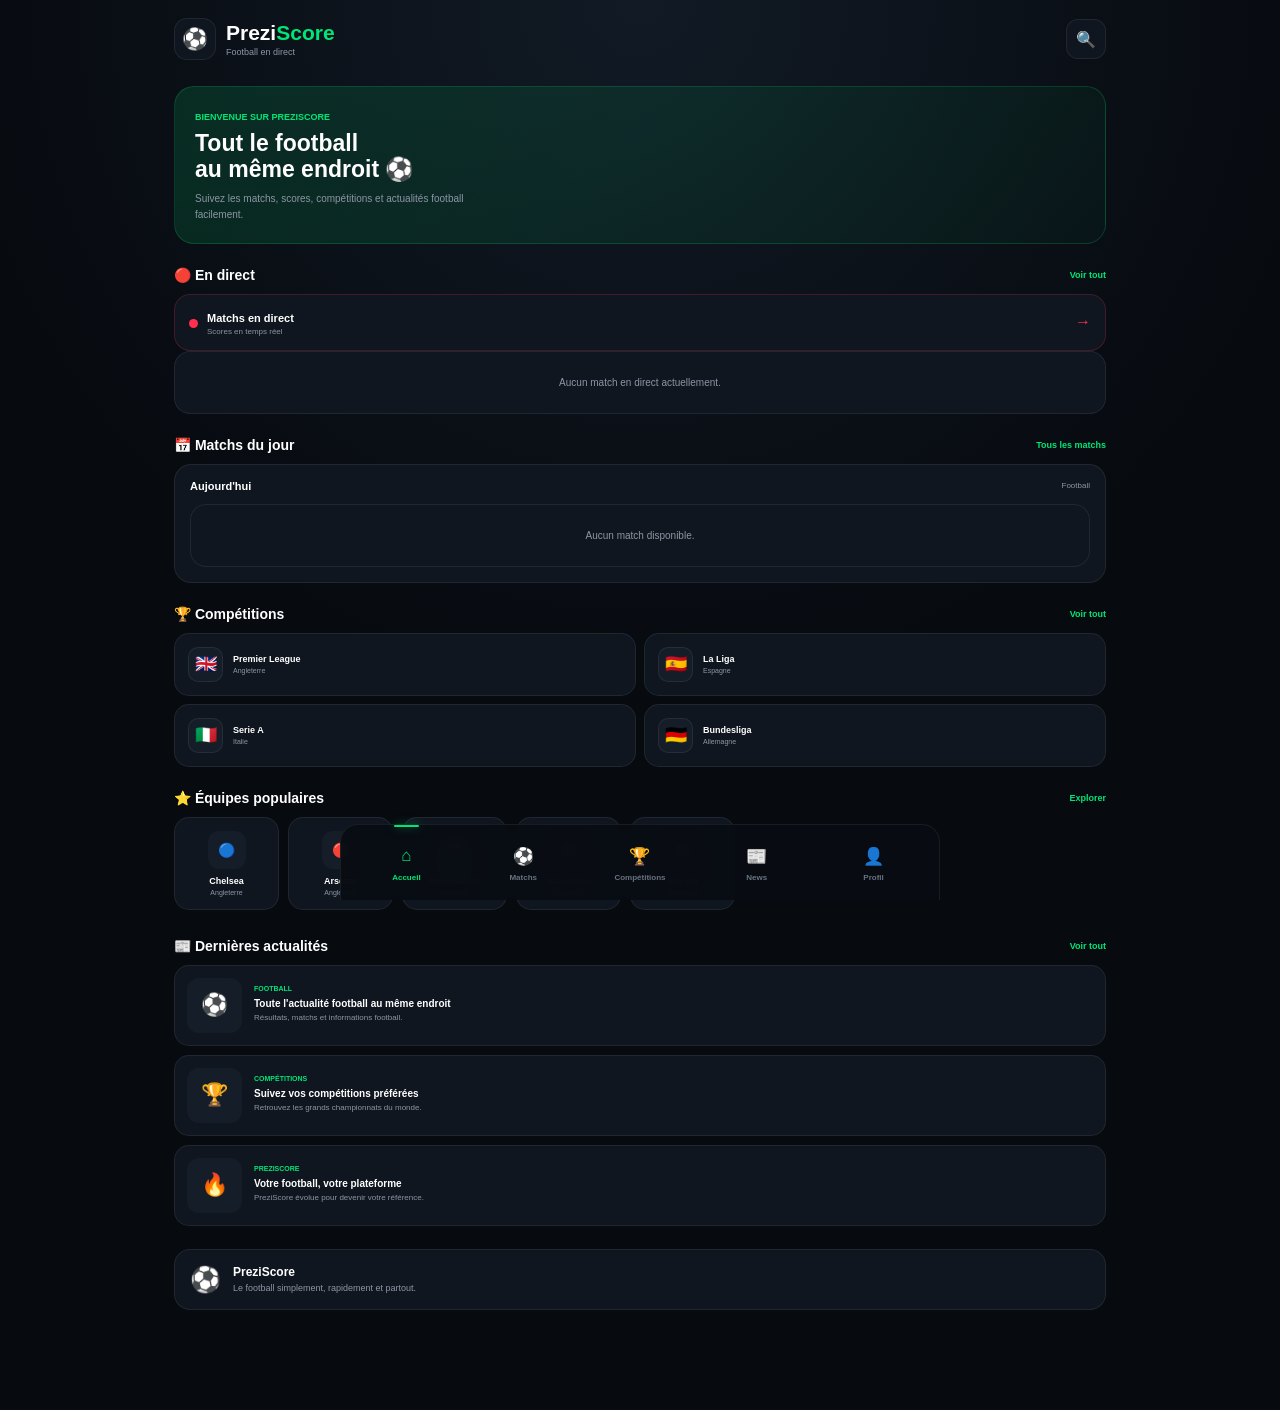
<file: index.html>
<!DOCTYPE html>
<html lang="fr">

<head>
<meta charset="UTF-8">
<meta name="viewport" content="width=device-width, initial-scale=1.0">
<meta name="theme-color" content="#080b10">

<title>PreziScore — Accueil</title>

<link rel="stylesheet" href="style.css">

<style>
.home-page{
    padding-bottom:100px;
}

.home-header{
    display:flex;
    align-items:center;
    justify-content:space-between;
    padding:18px 0;
}

.home-brand{
    display:flex;
    align-items:center;
    gap:10px;
}

.home-ball{
    width:42px;
    height:42px;
    display:grid;
    place-items:center;
    background:var(--card);
    border:1px solid var(--border);
    border-radius:13px;
    font-size:21px;
}

.home-brand h1{
    font-size:21px;
    font-weight:900;
}

.home-brand h1 span{
    color:var(--primary);
}

.home-brand p{
    margin-top:2px;
    color:var(--muted);
    font-size:9px;
}

.home-search{
    width:40px;
    height:40px;
    display:grid;
    place-items:center;
    border:1px solid var(--border);
    border-radius:12px;
    background:var(--card);
    color:white;
    font-size:16px;
}

.welcome-box{
    position:relative;
    overflow:hidden;
    margin-top:8px;
    padding:20px;
    background:linear-gradient(
        135deg,
        rgba(0,230,118,.14),
        rgba(0,230,118,.03)
    );
    border:1px solid rgba(0,230,118,.18);
    border-radius:20px;
}

.welcome-box small{
    color:var(--primary);
    font-size:9px;
    font-weight:900;
    text-transform:uppercase;
}

.welcome-box h2{
    margin-top:7px;
    font-size:23px;
    line-height:1.15;
}

.welcome-box p{
    max-width:280px;
    margin-top:8px;
    color:var(--muted);
    font-size:10px;
    line-height:1.6;
}

.home-section{
    margin-top:23px;
}

.section-title{
    display:flex;
    align-items:center;
    justify-content:space-between;
    margin-bottom:11px;
}

.section-title h2{
    font-size:14px;
}

.section-title a{
    color:var(--primary);
    font-size:9px;
    font-weight:800;
    text-decoration:none;
}

.live-banner{
    display:flex;
    align-items:center;
    justify-content:space-between;
    padding:14px;
    background:var(--card);
    border:1px solid rgba(255,48,79,.20);
    border-radius:16px;
}

.live-left{
    display:flex;
    align-items:center;
    gap:9px;
}

.live-dot{
    width:9px;
    height:9px;
    border-radius:50%;
    background:#ff304f;
    animation:pulse 1.2s infinite;
}

@keyframes pulse{
    0%{opacity:1}
    50%{opacity:.35}
    100%{opacity:1}
}

.live-left strong{
    font-size:11px;
}

.live-left span{
    display:block;
    margin-top:2px;
    color:var(--muted);
    font-size:8px;
}

.live-arrow{
    color:#ff304f;
    font-size:16px;
}

.feature-match{
    margin-top:9px;
    padding:16px;
    background:var(--card);
    border:1px solid var(--border);
    border-radius:18px;
}

.feature-league{
    text-align:center;
    color:var(--muted);
    font-size:8px;
    font-weight:800;
}

.feature-teams{
    display:grid;
    grid-template-columns:1fr 70px 1fr;
    align-items:center;
    gap:8px;
    margin-top:15px;
    text-align:center;
}

.feature-team{
    display:flex;
    flex-direction:column;
    align-items:center;
    gap:7px;
}

.feature-logo{
    width:44px;
    height:44px;
    display:grid;
    place-items:center;
    background:var(--card-2);
    border:1px solid var(--border);
    border-radius:13px;
}

.feature-team strong{
    width:100%;
    overflow:hidden;
    text-overflow:ellipsis;
    white-space:nowrap;
    font-size:9px;
}

.feature-score strong{
    display:block;
    font-size:19px;
}

.feature-score span{
    display:block;
    margin-top:4px;
    color:var(--primary);
    font-size:8px;
    font-weight:800;
}

.empty-box{
    padding:25px 15px;
    text-align:center;
    background:var(--card);
    border:1px solid var(--border);
    border-radius:16px;
    color:var(--muted);
    font-size:10px;
}

.today-card{
    padding:15px;
    background:var(--card);
    border:1px solid var(--border);
    border-radius:17px;
}

.today-top{
    display:flex;
    align-items:center;
    justify-content:space-between;
    margin-bottom:12px;
}

.today-top strong{
    font-size:11px;
}

.today-top span{
    color:var(--muted);
    font-size:8px;
}

.today-game{
    display:grid;
    grid-template-columns:1fr 55px 1fr;
    align-items:center;
    gap:7px;
    padding:11px 0;
    border-top:1px solid var(--border);
}

.today-team{
    display:flex;
    align-items:center;
    gap:7px;
    min-width:0;
}

.today-team.away{
    justify-content:flex-end;
}

.today-team span{
    overflow:hidden;
    text-overflow:ellipsis;
    white-space:nowrap;
    font-size:9px;
    font-weight:700;
}

.mini-logo{
    width:25px;
    height:25px;
    display:grid;
    place-items:center;
    flex-shrink:0;
    background:var(--card-2);
    border-radius:8px;
}

.today-time{
    text-align:center;
    color:var(--muted);
    font-size:8px;
    font-weight:800;
}

.competition-grid{
    display:grid;
    grid-template-columns:repeat(2,1fr);
    gap:8px;
}

.competition-card{
    display:flex;
    align-items:center;
    gap:10px;
    padding:13px;
    background:var(--card);
    border:1px solid var(--border);
    border-radius:15px;
    color:white;
    text-decoration:none;
}

.competition-icon{
    width:35px;
    height:35px;
    display:grid;
    place-items:center;
    flex-shrink:0;
    background:var(--card-2);
    border-radius:10px;
    font-size:18px;
}

.competition-card strong{
    display:block;
    font-size:9px;
}

.competition-card span{
    display:block;
    margin-top:3px;
    color:var(--muted);
    font-size:7px;
}

.teams-scroll{
    display:flex;
    gap:9px;
    overflow-x:auto;
    padding-bottom:5px;
    scrollbar-width:none;
}

.teams-scroll::-webkit-scrollbar{
    display:none;
}

.popular-team{
    min-width:105px;
    padding:13px;
    background:var(--card);
    border:1px solid var(--border);
    border-radius:15px;
    color:white;
    text-decoration:none;
    text-align:center;
}

.popular-logo{
    width:38px;
    height:38px;
    margin:auto;
    display:grid;
    place-items:center;
    background:var(--card-2);
    border-radius:11px;
}

.popular-team strong{
    display:block;
    margin-top:7px;
    font-size:9px;
}

.popular-team span{
    display:block;
    margin-top:3px;
    color:var(--muted);
    font-size:7px;
}

.news-list{
    display:grid;
    gap:9px;
}

.news-card{
    display:flex;
    gap:12px;
    padding:12px;
    background:var(--card);
    border:1px solid var(--border);
    border-radius:15px;
    color:white;
    text-decoration:none;
}

.news-image{
    width:55px;
    height:55px;
    display:grid;
    place-items:center;
    flex-shrink:0;
    background:var(--card-2);
    border-radius:12px;
    font-size:22px;
}

.news-content span{
    color:var(--primary);
    font-size:7px;
    font-weight:900;
}

.news-content h3{
    margin-top:4px;
    font-size:10px;
}

.news-content p{
    margin-top:4px;
    color:var(--muted);
    font-size:8px;
}

.prezi-message{
    display:flex;
    align-items:center;
    gap:12px;
    margin-top:23px;
    padding:15px;
    background:var(--card);
    border:1px solid var(--border);
    border-radius:16px;
}

.prezi-message-icon{
    font-size:25px;
}

.prezi-message h3{
    font-size:12px;
}

.prezi-message p{
    margin-top:4px;
    color:var(--muted);
    font-size:9px;
}
</style>
</head>

<body>

<main class="main-content home-page">

<header class="home-header">

<div class="home-brand">

<div class="home-ball">⚽</div>

<div>
<h1>Prezi<span>Score</span></h1>
<p>Football en direct</p>
</div>

</div>

<button
class="home-search"
onclick="location.href='match.html'"
>
🔍
</button>

</header>


<section class="welcome-box">

<small>Bienvenue sur PreziScore</small>

<h2>
Tout le football<br>
au même endroit ⚽
</h2>

<p>
Suivez les matchs, scores,
compétitions et actualités
football facilement.
</p>

</section>


<!-- ================= LIVE ================= -->

<section class="home-section">

<div class="section-title">

<h2>🔴 En direct</h2>

<a href="match.html">
Voir tout
</a>

</div>


<div class="live-banner">

<div class="live-left">

<span class="live-dot"></span>

<div>

<strong>Matchs en direct</strong>

<span>Scores en temps réel</span>

</div>

</div>

<div class="live-arrow">→</div>

</div>


<div id="liveMatch"></div>

</section>


<!-- ================= MATCHS DU JOUR ================= -->

<section class="home-section">

<div class="section-title">

<h2>📅 Matchs du jour</h2>

<a href="match.html">
Tous les matchs
</a>

</div>


<div class="today-card">

<div class="today-top">

<strong>Aujourd'hui</strong>

<span>Football</span>

</div>


<div id="todayMatches">

<div class="empty-box">
Chargement des matchs...
</div>

</div>

</div>

</section>


<!-- ================= COMPETITIONS ================= -->

<section class="home-section">

<div class="section-title">

<h2>🏆 Compétitions</h2>

<a href="competitions.html">
Voir tout
</a>

</div>


<div class="competition-grid">

<a href="competitions.html" class="competition-card">

<div class="competition-icon">🇬🇧</div>

<div>
<strong>Premier League</strong>
<span>Angleterre</span>
</div>

</a>


<a href="competitions.html" class="competition-card">

<div class="competition-icon">🇪🇸</div>

<div>
<strong>La Liga</strong>
<span>Espagne</span>
</div>

</a>


<a href="competitions.html" class="competition-card">

<div class="competition-icon">🇮🇹</div>

<div>
<strong>Serie A</strong>
<span>Italie</span>
</div>

</a>


<a href="competitions.html" class="competition-card">

<div class="competition-icon">🇩🇪</div>

<div>
<strong>Bundesliga</strong>
<span>Allemagne</span>
</div>

</a>

</div>

</section>


<!-- ================= EQUIPES ================= -->

<section class="home-section">

<div class="section-title">

<h2>⭐ Équipes populaires</h2>

<a href="match.html">
Explorer
</a>

</div>


<div class="teams-scroll">

<a href="match.html" class="popular-team">

<div class="popular-logo">🔵</div>

<strong>Chelsea</strong>

<span>Angleterre</span>

</a>


<a href="match.html" class="popular-team">

<div class="popular-logo">🔴</div>

<strong>Arsenal</strong>

<span>Angleterre</span>

</a>


<a href="match.html" class="popular-team">

<div class="popular-logo">⚪</div>

<strong>Real Madrid</strong>

<span>Espagne</span>

</a>


<a href="match.html" class="popular-team">

<div class="popular-logo">🔴</div>

<strong>Barcelona</strong>

<span>Espagne</span>

</a>


<a href="match.html" class="popular-team">

<div class="popular-logo">🔴</div>

<strong>Bayern</strong>

<span>Allemagne</span>

</a>

</div>

</section>


<!-- ================= NEWS ================= -->

<section class="home-section">

<div class="section-title">

<h2>📰 Dernières actualités</h2>

<a href="news.html">
Voir tout
</a>

</div>


<div class="news-list">

<a href="news.html" class="news-card">

<div class="news-image">⚽</div>

<div class="news-content">

<span>FOOTBALL</span>

<h3>
Toute l'actualité football
au même endroit
</h3>

<p>
Résultats, matchs et informations football.
</p>

</div>

</a>


<a href="news.html" class="news-card">

<div class="news-image">🏆</div>

<div class="news-content">

<span>COMPÉTITIONS</span>

<h3>
Suivez vos compétitions préférées
</h3>

<p>
Retrouvez les grands championnats du monde.
</p>

</div>

</a>


<a href="news.html" class="news-card">

<div class="news-image">🔥</div>

<div class="news-content">

<span>PREZISCORE</span>

<h3>
Votre football, votre plateforme
</h3>

<p>
PreziScore évolue pour devenir votre référence.
</p>

</div>

</a>

</div>

</section>


<section class="prezi-message">

<div class="prezi-message-icon">⚽</div>

<div>

<h3>PreziScore</h3>

<p>
Le football simplement,
rapidement et partout.
</p>

</div>

</section>

</main>


<!-- ================= NAVIGATION ================= -->

<nav class="bottom-nav">

<a href="index.html" class="nav-item active">

<span>⌂</span>
<small>Accueil</small>

</a>


<a href="match.html" class="nav-item">

<span>⚽</span>
<small>Matchs</small>

</a>


<a href="competitions.html" class="nav-item">

<span>🏆</span>
<small>Compétitions</small>

</a>


<a href="news.html" class="nav-item">

<span>📰</span>
<small>News</small>

</a>


<a href="profile.html" class="nav-item">

<span>👤</span>
<small>Profil</small>

</a>

</nav>


<script src="api.js"></script>


<script>

"use strict";


const todayBox =
document.getElementById("todayMatches");

const liveBox =
document.getElementById("liveMatch");


/* ================================
   HELPERS
================================ */

function safe(value){

return String(value ?? "")
.replace(/[&<>"']/g,char=>({

"&":"&amp;",
"<":"&lt;",
">":"&gt;",
'"':"&quot;",
"'":"&#039;"

}[char]));

}


function teamName(team){

return (
team?.name ||
team?.team?.name ||
"Équipe"
);

}


function score(team){

return (
team?.score ??
team?.goals ??
"-"
);

}


function logo(team){

return (
team?.logo ||
team?.team?.logo ||
""
);

}


function matchStatus(match){

return (
match?.status ||
match?.fixture?.status ||
"upcoming"
);

}


function matchTime(match){

return (
match?.time ||
match?.fixture?.date ||
null
);

}


function formatTime(value){

if(!value)
return "--:--";

const d = new Date(value);

if(Number.isNaN(d.getTime()))
return "--:--";

return d.toLocaleTimeString(
"fr-FR",
{
hour:"2-digit",
minute:"2-digit"
}
);

}


/* ================================
   MATCH CARD
================================ */

function createTodayMatch(match){

const home =
match?.home || match?.teams?.home || {};

const away =
match?.away || match?.teams?.away || {};


const homeName =
teamName(home);

const awayName =
teamName(away);


if(
homeName === "Équipe" &&
awayName === "Équipe"
){
return "";
}


const status =
matchStatus(match);


let center =
formatTime(matchTime(match));


if(status === "live"){
center = "🔴 LIVE";
}


if(status === "finished"){
center = `${score(home)} - ${score(away)}`;
}


return `

<div class="today-game">

<div class="today-team">

<div class="mini-logo">

${
logo(home)
?
`<img src="${safe(logo(home))}"
style="width:20px;height:20px;object-fit:contain">`
:
"⚽"
}

</div>

<span>${safe(homeName)}</span>

</div>


<div class="today-time">

${center}

</div>


<div class="today-team away">

<span>${safe(awayName)}</span>

<div class="mini-logo">

${
logo(away)
?
`<img src="${safe(logo(away))}"
style="width:20px;height:20px;object-fit:contain">`
:
"⚽"
}

</div>

</div>

</div>

`;

}


/* ================================
   LOAD MATCHES
================================ */

async function loadHomeMatches(){

try{

if(
!window.PreziAPI ||
typeof PreziAPI.getMatches !== "function"
){

todayBox.innerHTML = `
<div class="empty-box">
Aucun match disponible.
</div>
`;

liveBox.innerHTML = `
<div class="empty-box">
Aucun match en direct actuellement.
</div>
`;

return;

}


const matches =
await PreziAPI.getMatches();


if(!Array.isArray(matches) ||
matches.length === 0){

todayBox.innerHTML = `
<div class="empty-box">
Aucun match disponible aujourd'hui.
</div>
`;

liveBox.innerHTML = `
<div class="empty-box">
Aucun match en direct actuellement.
</div>
`;

return;

}


/* ================================
   VALID MATCHES ONLY
================================ */

const valid =
matches.filter(match=>{

const home =
match?.home ||
match?.teams?.home;

const away =
match?.away ||
match?.teams?.away;

return (
home &&
away &&
(
teamName(home) !== "Équipe" ||
teamName(away) !== "Équipe"
)
);

});


/* ================================
   TODAY
================================ */

const today =
valid.slice(0,10);


const todayHTML =
today
.map(createTodayMatch)
.filter(Boolean)
.join("");


todayBox.innerHTML =
todayHTML ||
`
<div class="empty-box">
Aucun match disponible aujourd'hui.
</div>
`;


/* ================================
   LIVE
================================ */

const live =
valid.filter(match=>{

const status =
matchStatus(match);

return (
status === "live" ||
status === "1H" ||
status === "2H" ||
status === "HT"
);

});


if(live.length === 0){

liveBox.innerHTML = `
<div class="empty-box">
Aucun match en direct actuellement.
</div>
`;

return;

}


const first =
live[0];


const home =
first.home ||
first.teams?.home ||
{};

const away =
first.away ||
first.teams?.away ||
{};


liveBox.innerHTML = `

<div class="feature-match">

<div class="feature-league">

${safe(
first.competition ||
first.league?.name ||
"Football"
)}

</div>


<div class="feature-teams">

<div class="feature-team">

<div class="feature-logo">

${
logo(home)
?
`<img src="${safe(logo(home))}"
style="width:35px;height:35px;object-fit:contain">`
:
"⚽"
}

</div>

<strong>
${safe(teamName(home))}
</strong>

</div>


<div class="feature-score">

<strong>
${score(home)} : ${score(away)}
</strong>

<span>
🔴 LIVE
</span>

</div>


<div class="feature-team">

<div class="feature-logo">

${
logo(away)
?
`<img src="${safe(logo(away))}"
style="width:35px;height:35px;object-fit:contain">`
:
"⚽"
}

</div>

<strong>
${safe(teamName(away))}
</strong>

</div>

</div>

</div>

`;

}

catch(error){

console.error(
"PreziScore Home Error:",
error
);

todayBox.innerHTML = `
<div class="empty-box">
Impossible de charger les matchs.
</div>
`;

liveBox.innerHTML = `
<div class="empty-box">
Impossible de charger les matchs en direct.
</div>
`;

}

}


/* ================================
   START
================================ */

document.addEventListener(
"DOMContentLoaded",
loadHomeMatches
);

</script>

</body>
      </html>
</file>
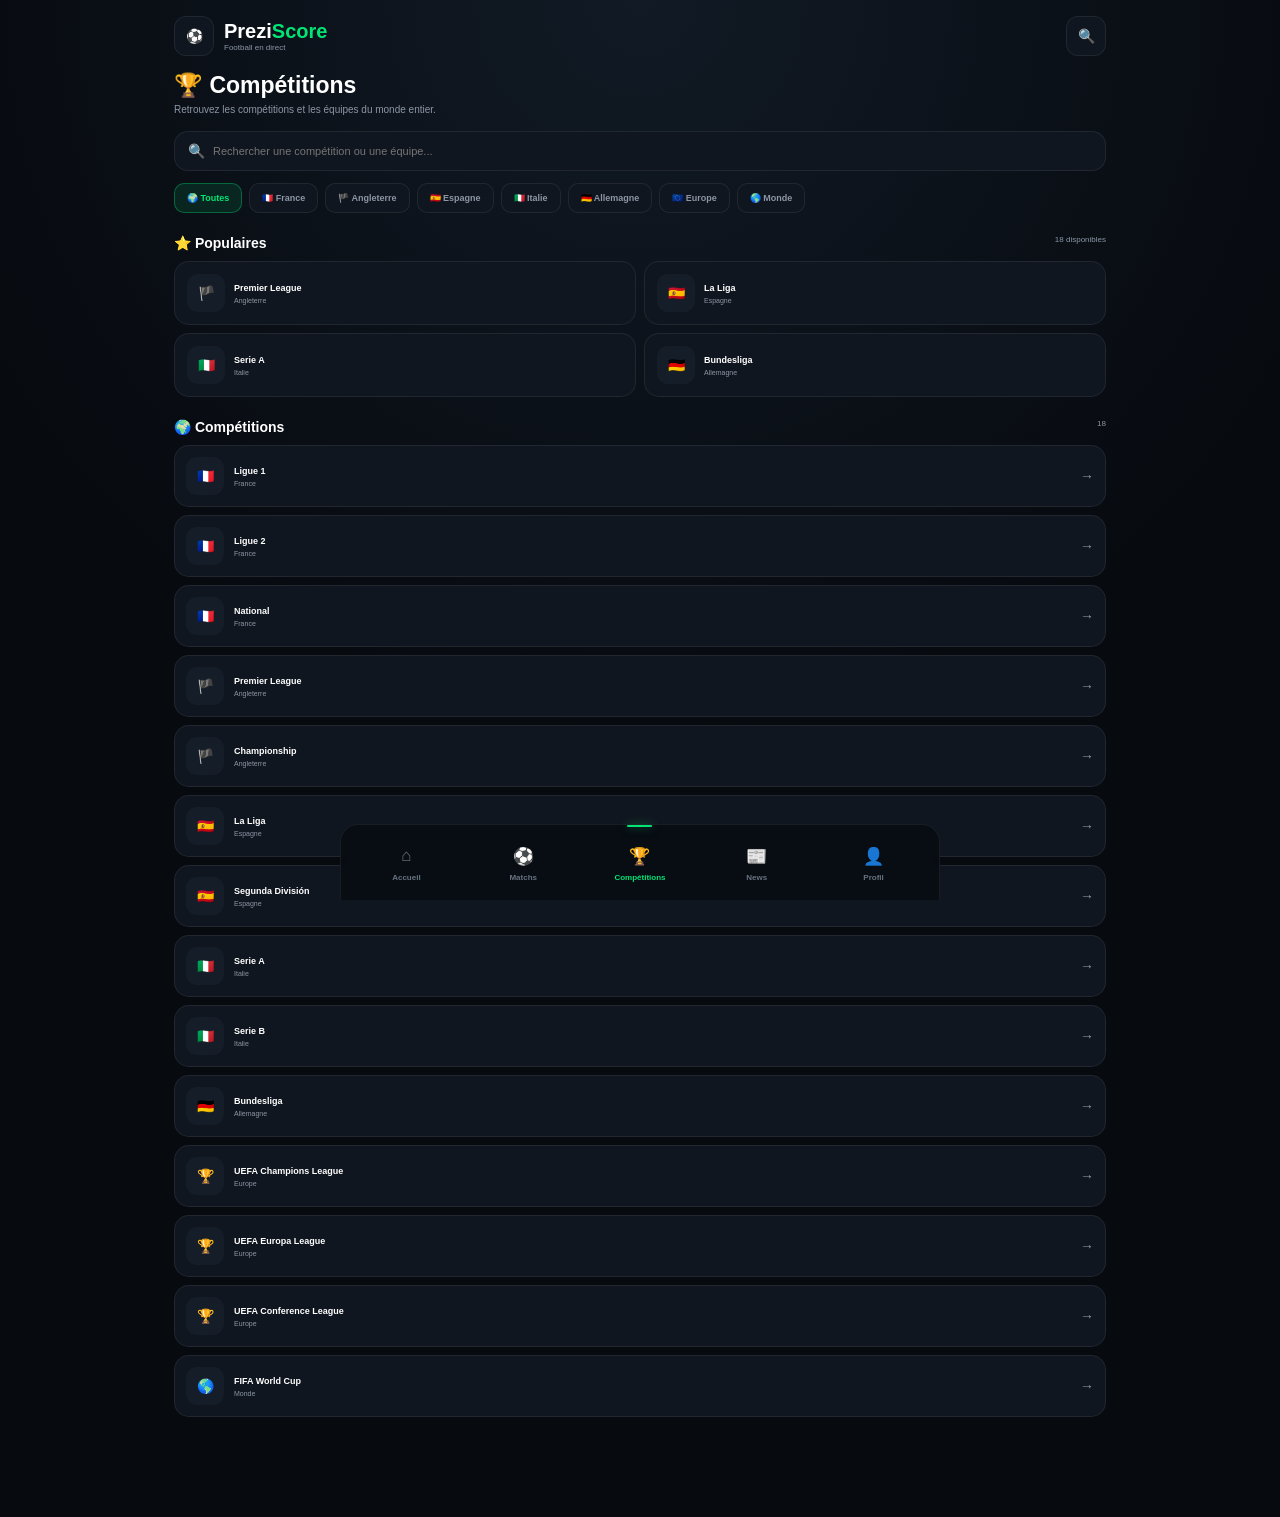
<file: competitions.html>
<!DOCTYPE html>
<html lang="fr">
<head>
<meta charset="UTF-8">
<meta name="viewport" content="width=device-width,initial-scale=1">
<meta name="theme-color" content="#080b10">
<title>PreziScore — Compétitions</title>
<link rel="stylesheet" href="style.css">

<style>
.competitions-page{padding-bottom:100px}
.comp-head{display:flex;align-items:center;justify-content:space-between;padding:16px 0}
.comp-brand{display:flex;align-items:center;gap:10px}
.comp-ball{width:40px;height:40px;display:grid;place-items:center;background:var(--card);border:1px solid var(--border);border-radius:12px}
.comp-brand h1{font-size:20px;font-weight:900}
.comp-brand h1 span{color:var(--primary)}
.comp-brand p{font-size:8px;color:var(--muted)}
.comp-search-btn{width:40px;height:40px;border:1px solid var(--border);background:var(--card);border-radius:12px;color:white}
.comp-title h2{font-size:23px}
.comp-title p{font-size:10px;color:var(--muted);margin-top:5px}
.comp-search{display:flex;gap:8px;align-items:center;margin-top:16px;padding:11px 13px;background:var(--card);border:1px solid var(--border);border-radius:14px}
.comp-search input{width:100%;border:0;outline:0;background:transparent;color:white;font-size:11px}
.comp-tabs{display:flex;gap:7px;overflow-x:auto;margin-top:12px;scrollbar-width:none}
.comp-tabs::-webkit-scrollbar{display:none}
.comp-tab{flex-shrink:0;padding:9px 12px;background:var(--card);border:1px solid var(--border);border-radius:10px;color:var(--muted);font-size:9px;font-weight:800}
.comp-tab.active{color:var(--primary);border-color:rgba(0,230,118,.35);background:rgba(0,230,118,.1)}
.comp-section{margin-top:22px}
.comp-section-head{display:flex;justify-content:space-between;margin-bottom:10px}
.comp-section-head h3{font-size:14px}
.comp-section-head span{font-size:8px;color:var(--muted)}
.popular-grid{display:grid;grid-template-columns:repeat(2,1fr);gap:8px}
.popular-competition,.competition-row{background:var(--card);border:1px solid var(--border);border-radius:15px;color:white;text-decoration:none}
.popular-competition{display:flex;align-items:center;gap:9px;padding:12px}
.popular-flag,.comp-logo{width:38px;height:38px;display:grid;place-items:center;background:var(--card-2);border-radius:11px;flex-shrink:0}
.popular-info strong,.comp-row-info strong{display:block;font-size:9px}
.popular-info span,.comp-row-info span{display:block;font-size:7px;color:var(--muted);margin-top:4px}
.competition-list{display:flex;flex-direction:column;gap:8px}
.competition-row{display:flex;align-items:center;gap:10px;padding:11px}
.comp-row-info{flex:1}
.comp-arrow{color:var(--muted)}
#competitionEmpty{text-align:center;padding:30px 10px;background:var(--card);border:1px solid var(--border);border-radius:15px;display:none}
</style>
</head>

<body>

<main class="main-content competitions-page">

<header class="comp-head">
<div class="comp-brand">
<div class="comp-ball">⚽</div>
<div>
<h1>Prezi<span>Score</span></h1>
<p>Football en direct</p>
</div>
</div>

<button class="comp-search-btn" onclick="document.getElementById('competitionSearch').focus()">🔍</button>
</header>

<section class="comp-title">
<h2>🏆 Compétitions</h2>
<p>Retrouvez les compétitions et les équipes du monde entier.</p>
</section>

<div class="comp-search">
<span>🔍</span>
<input id="competitionSearch" type="search" placeholder="Rechercher une compétition ou une équipe...">
</div>

<div class="comp-tabs">

<button class="comp-tab active" data-region="all">🌍 Toutes</button>
<button class="comp-tab" data-region="france">🇫🇷 France</button>
<button class="comp-tab" data-region="england">🏴 Angleterre</button>
<button class="comp-tab" data-region="spain">🇪🇸 Espagne</button>
<button class="comp-tab" data-region="italy">🇮🇹 Italie</button>
<button class="comp-tab" data-region="germany">🇩🇪 Allemagne</button>
<button class="comp-tab" data-region="europe">🇪🇺 Europe</button>
<button class="comp-tab" data-region="world">🌎 Monde</button>

</div>

<section class="comp-section">

<div class="comp-section-head">
<h3>⭐ Populaires</h3>
<span id="competitionCount">0</span>
</div>

<div class="popular-grid">

<a href="match.html" class="popular-competition"
data-region="england" data-name="Premier League">
<div class="popular-flag">🏴</div>
<div class="popular-info">
<strong>Premier League</strong>
<span>Angleterre</span>
</div>
</a>

<a href="match.html" class="popular-competition"
data-region="spain" data-name="La Liga">
<div class="popular-flag">🇪🇸</div>
<div class="popular-info">
<strong>La Liga</strong>
<span>Espagne</span>
</div>
</a>

<a href="match.html" class="popular-competition"
data-region="italy" data-name="Serie A">
<div class="popular-flag">🇮🇹</div>
<div class="popular-info">
<strong>Serie A</strong>
<span>Italie</span>
</div>
</a>

<a href="match.html" class="popular-competition"
data-region="germany" data-name="Bundesliga">
<div class="popular-flag">🇩🇪</div>
<div class="popular-info">
<strong>Bundesliga</strong>
<span>Allemagne</span>
</div>
</a>

</div>
</section>

<section class="comp-section">

<div class="comp-section-head">
<h3>🌍 Compétitions</h3>
<span id="listCount"></span>
</div>

<div class="competition-list" id="competitionList">

<a href="match.html" class="competition-row"
data-region="france" data-name="Ligue 1 France">
<div class="comp-logo">🇫🇷</div>
<div class="comp-row-info">
<strong>Ligue 1</strong>
<span>France</span>
</div>
<div class="comp-arrow">→</div>
</a>

<a href="match.html" class="competition-row"
data-region="france" data-name="Ligue 2 France">
<div class="comp-logo">🇫🇷</div>
<div class="comp-row-info">
<strong>Ligue 2</strong>
<span>France</span>
</div>
<div class="comp-arrow">→</div>
</a>

<a href="match.html" class="competition-row"
data-region="france" data-name="National France">
<div class="comp-logo">🇫🇷</div>
<div class="comp-row-info">
<strong>National</strong>
<span>France</span>
</div>
<div class="comp-arrow">→</div>
</a>

<a href="match.html" class="competition-row"
data-region="england" data-name="Premier League England">
<div class="comp-logo">🏴</div>
<div class="comp-row-info">
<strong>Premier League</strong>
<span>Angleterre</span>
</div>
<div class="comp-arrow">→</div>
</a>

<a href="match.html" class="competition-row"
data-region="england" data-name="Championship England">
<div class="comp-logo">🏴</div>
<div class="comp-row-info">
<strong>Championship</strong>
<span>Angleterre</span>
</div>
<div class="comp-arrow">→</div>
</a>

<a href="match.html" class="competition-row"
data-region="spain" data-name="La Liga Spain">
<div class="comp-logo">🇪🇸</div>
<div class="comp-row-info">
<strong>La Liga</strong>
<span>Espagne</span>
</div>
<div class="comp-arrow">→</div>
</a>

<a href="match.html" class="competition-row"
data-region="spain" data-name="Segunda Division Spain">
<div class="comp-logo">🇪🇸</div>
<div class="comp-row-info">
<strong>Segunda División</strong>
<span>Espagne</span>
</div>
<div class="comp-arrow">→</div>
      </a>
      <a href="match.html" class="competition-row"
data-region="italy" data-name="Serie A Italy">
<div class="comp-logo">🇮🇹</div>
<div class="comp-row-info">
<strong>Serie A</strong>
<span>Italie</span>
</div>
<div class="comp-arrow">→</div>
</a>

<a href="match.html" class="competition-row"
data-region="italy" data-name="Serie B Italy">
<div class="comp-logo">🇮🇹</div>
<div class="comp-row-info">
<strong>Serie B</strong>
<span>Italie</span>
</div>
<div class="comp-arrow">→</div>
</a>

<a href="match.html" class="competition-row"
data-region="germany" data-name="Bundesliga Germany">
<div class="comp-logo">🇩🇪</div>
<div class="comp-row-info">
<strong>Bundesliga</strong>
<span>Allemagne</span>
</div>
<div class="comp-arrow">→</div>
</a>

<a href="match.html" class="competition-row"
data-region="europe" data-name="Champions League Europe">
<div class="comp-logo">🏆</div>
<div class="comp-row-info">
<strong>UEFA Champions League</strong>
<span>Europe</span>
</div>
<div class="comp-arrow">→</div>
</a>

<a href="match.html" class="competition-row"
data-region="europe" data-name="Europa League Europe">
<div class="comp-logo">🏆</div>
<div class="comp-row-info">
<strong>UEFA Europa League</strong>
<span>Europe</span>
</div>
<div class="comp-arrow">→</div>
</a>

<a href="match.html" class="competition-row"
data-region="europe" data-name="Conference League Europe">
<div class="comp-logo">🏆</div>
<div class="comp-row-info">
<strong>UEFA Conference League</strong>
<span>Europe</span>
</div>
<div class="comp-arrow">→</div>
</a>

<a href="match.html" class="competition-row"
data-region="world" data-name="World Cup Monde">
<div class="comp-logo">🌎</div>
<div class="comp-row-info">
<strong>FIFA World Cup</strong>
<span>Monde</span>
</div>
<div class="comp-arrow">→</div>
</a>

</div>

<div id="competitionEmpty">
<div style="font-size:28px">🔎</div>
<h3 style="font-size:13px;margin-top:8px">
Aucune compétition trouvée
</h3>
<p style="font-size:9px;color:var(--muted);margin-top:5px">
Essayez une autre recherche.
</p>
</div>

</section>


<!-- =====================================================
     BOTTOM NAVIGATION
===================================================== -->

<nav class="bottom-nav">

<a href="index.html" class="nav-item">
<span>⌂</span>
<small>Accueil</small>
</a>

<a href="match.html" class="nav-item">
<span>⚽</span>
<small>Matchs</small>
</a>

<a href="competitions.html" class="nav-item active">
<span>🏆</span>
<small>Compétitions</small>
</a>

<a href="news.html" class="nav-item">
<span>📰</span>
<small>News</small>
</a>

<a href="profile.html" class="nav-item">
<span>👤</span>
<small>Profil</small>
</a>

</nav>


<script>

"use strict";


const search =
document.getElementById("competitionSearch");

const tabs =
document.querySelectorAll(".comp-tab");

const items =
document.querySelectorAll(
".competition-row,.popular-competition"
);

const count =
document.getElementById("competitionCount");

const listCount =
document.getElementById("listCount");

const empty =
document.getElementById("competitionEmpty");


let currentRegion = "all";


/* =====================================================
   FILTRE COMPÉTITIONS
===================================================== */

function filterCompetitions(){

const query =
search.value
.trim()
.toLowerCase();

let visible = 0;


items.forEach(item => {

const name =
(item.dataset.name || "")
.toLowerCase();

const region =
item.dataset.region || "";


const searchOK =
!query || name.includes(query);

const regionOK =
currentRegion === "all" ||
region === currentRegion;


if(searchOK && regionOK){

item.style.display =
item.classList.contains(
"popular-competition"
)
? "flex"
: "flex";

visible++;

}else{

item.style.display =
"none";

}

});


count.textContent =
visible + " disponibles";

listCount.textContent =
visible;


empty.style.display =
visible === 0
? "block"
: "none";

}


/* =====================================================
   COUNTRY BUTTONS
===================================================== */

tabs.forEach(tab => {

tab.addEventListener(
"click",
() => {

tabs.forEach(t =>
t.classList.remove("active")
);

tab.classList.add("active");

currentRegion =
tab.dataset.region || "all";

filterCompetitions();

}

);

});


/* =====================================================
   SEARCH
===================================================== */

search.addEventListener(
"input",
filterCompetitions
);


/* =====================================================
   START
===================================================== */

filterCompetitions();

</script>

</main>

</body>
      </html>
</file>
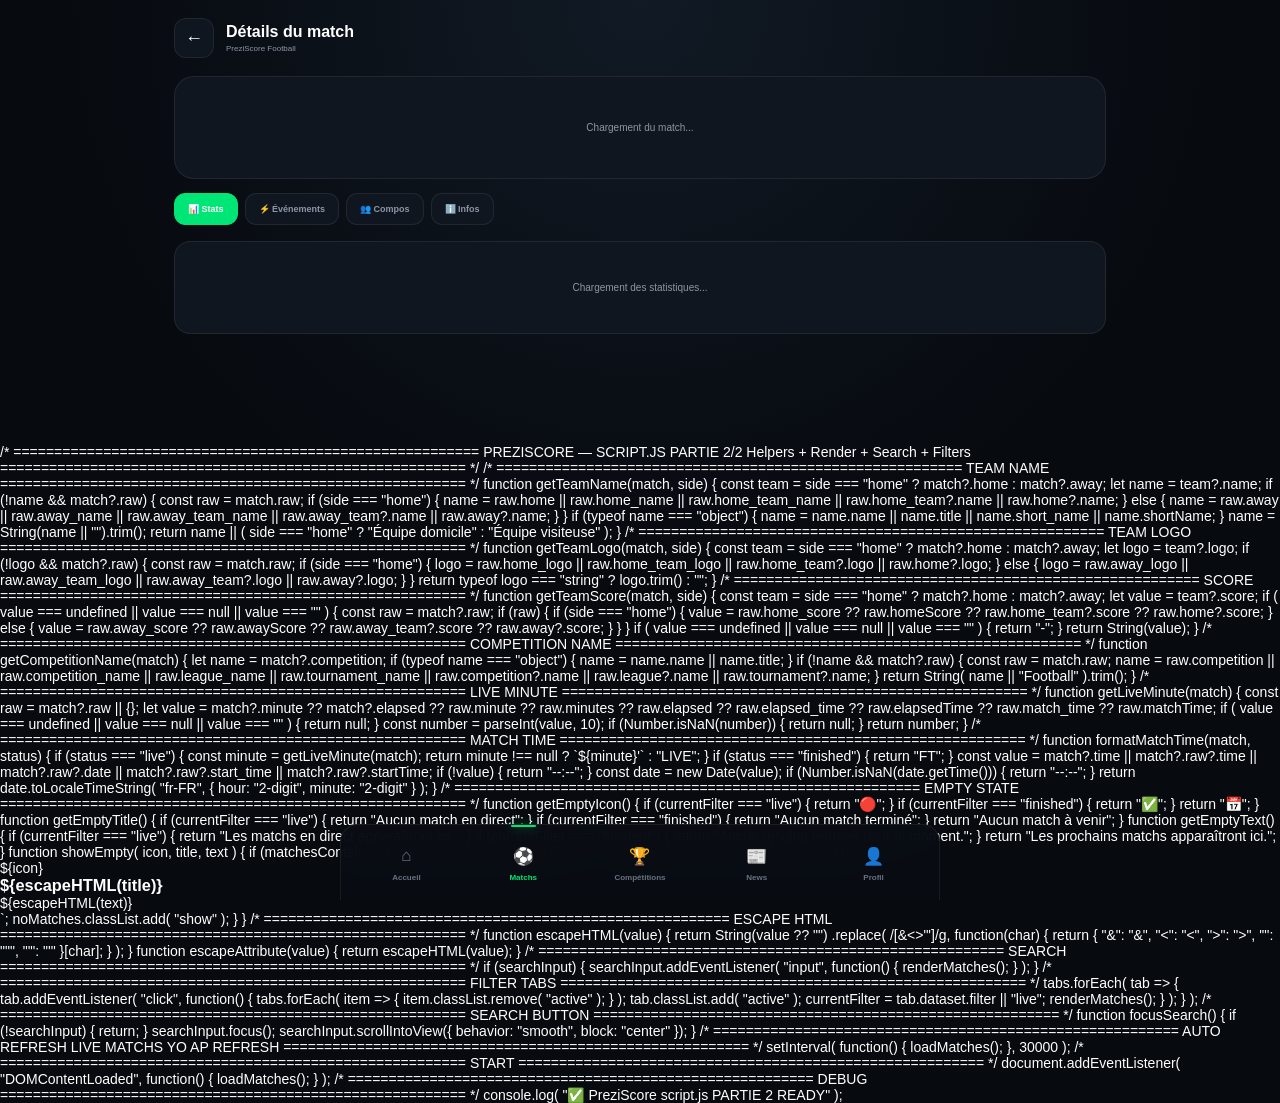
<file: match-details.html>
<!DOCTYPE html>
<html lang="fr">

<head>

<meta charset="UTF-8">

<meta name="viewport"
content="width=device-width, initial-scale=1.0">

<meta name="theme-color"
content="#080b10">

<title>PreziScore — Match</title>

<link rel="stylesheet"
href="style.css">

<style>

.details-page{
    padding-bottom:110px;
}

.details-header{
    display:flex;
    align-items:center;
    gap:12px;
    padding:18px 0;
}

.back-btn{
    width:40px;
    height:40px;
    border:1px solid var(--border);
    background:var(--card);
    color:white;
    border-radius:12px;
    font-size:18px;
}

.details-title{
    font-size:16px;
    font-weight:900;
}

.details-subtitle{
    color:var(--muted);
    font-size:8px;
    margin-top:3px;
}

.match-hero{
    padding:20px 14px;
    background:var(--card);
    border:1px solid var(--border);
    border-radius:20px;
    text-align:center;
}

.hero-competition{
    color:var(--muted);
    font-size:9px;
    font-weight:800;
}

.hero-status{
    margin-top:8px;
    color:var(--primary);
    font-size:9px;
    font-weight:900;
}

.hero-teams{
    display:grid;
    grid-template-columns:1fr 90px 1fr;
    align-items:center;
    gap:8px;
    margin-top:22px;
}

.hero-team{
    min-width:0;
}

.hero-logo{
    width:62px;
    height:62px;
    margin:auto;
    display:grid;
    place-items:center;
    background:var(--card-2);
    border:1px solid var(--border);
    border-radius:17px;
}

.hero-logo img{
    width:48px;
    height:48px;
    object-fit:contain;
}

.hero-team-name{
    margin-top:9px;
    font-size:10px;
    font-weight:900;
}

.hero-score{
    font-size:25px;
    font-weight:900;
}

.hero-score small{
    display:block;
    margin-top:5px;
    color:var(--muted);
    font-size:8px;
}

.detail-tabs{
    display:flex;
    gap:7px;
    overflow-x:auto;
    margin-top:14px;
    scrollbar-width:none;
}

.detail-tabs::-webkit-scrollbar{
    display:none;
}

.detail-tab{
    flex-shrink:0;
    padding:10px 13px;
    border:1px solid var(--border);
    border-radius:11px;
    background:var(--card);
    color:var(--muted);
    font-size:9px;
    font-weight:800;
}

.detail-tab.active{
    color:white;
    background:var(--primary);
    border-color:var(--primary);
}

.detail-section{
    margin-top:16px;
}

.detail-card{
    padding:15px;
    background:var(--card);
    border:1px solid var(--border);
    border-radius:16px;
}

.detail-card h3{
    font-size:12px;
    margin-bottom:12px;
}

.loading-detail{
    padding:25px;
    text-align:center;
    color:var(--muted);
    font-size:10px;
}

.info-row{
    display:flex;
    justify-content:space-between;
    gap:10px;
    padding:10px 0;
    border-bottom:1px solid var(--border);
    font-size:9px;
}

.info-row:last-child{
    border-bottom:0;
}

.info-row span{
    color:var(--muted);
}

.stat-row{
    display:grid;
    grid-template-columns:45px 1fr 45px;
    align-items:center;
    gap:8px;
    padding:10px 0;
    border-bottom:1px solid var(--border);
}

.stat-number{
    font-size:10px;
    font-weight:900;
    text-align:center;
}

.stat-label{
    text-align:center;
    color:var(--muted);
    font-size:8px;
}

.event-row{
    display:flex;
    align-items:center;
    gap:10px;
    padding:10px 0;
    border-bottom:1px solid var(--border);
    font-size:9px;
}

.event-time{
    width:35px;
    color:var(--primary);
    font-weight:900;
}

.event-icon{
    width:28px;
    text-align:center;
}

.event-text{
    flex:1;
}

.lineup-team{
    margin-top:15px;
}

.lineup-title{
    font-size:10px;
    font-weight:900;
    margin-bottom:8px;
}

.player-row{
    display:flex;
    justify-content:space-between;
    padding:8px 0;
    border-bottom:1px solid var(--border);
    font-size:9px;
}

.empty-detail{
    padding:25px 12px;
    text-align:center;
    color:var(--muted);
    font-size:9px;
}

</style>

</head>


<body>

<main class="main-content details-page">


<!-- HEADER -->

<header class="details-header">

<button
class="back-btn"
onclick="history.back()"
>
←
</button>

<div>

<div class="details-title">
Détails du match
</div>

<div class="details-subtitle">
PreziScore Football
</div>

</div>

</header>


<!-- MATCH HERO -->

<section
id="matchHero"
class="match-hero"
>

<div class="loading-detail">
Chargement du match...
</div>

</section>


<!-- TABS -->

<div class="detail-tabs">

<button
class="detail-tab active"
data-tab="stats"
>
📊 Stats
</button>

<button
class="detail-tab"
data-tab="events"
>
⚡ Événements
</button>

<button
class="detail-tab"
data-tab="lineups"
>
👥 Compos
</button>

<button
class="detail-tab"
data-tab="info"
>
ℹ️ Infos
</button>

</div>


<!-- CONTENT -->

<section
id="detailContent"
class="detail-section"
>

<div class="detail-card">

<div class="loading-detail">
Chargement des statistiques...
</div>

</div>

</section>


</main>


<!-- NAVIGATION -->

<nav class="bottom-nav">

<a
href="index.html"
class="nav-item"
>

<span>⌂</span>

<small>
Accueil
</small>

</a>


<a
href="match.html"
class="nav-item active"
>

<span>⚽</span>

<small>
Matchs
</small>

</a>


<a
href="competitions.html"
class="nav-item"
>

<span>🏆</span>

<small>
Compétitions
</small>

</a>


<a
href="news.html"
class="nav-item"
>

<span>📰</span>

<small>
News
</small>

</a>


<a
href="profile.html"
class="nav-item"
>

<span>👤</span>

<small>
Profil
</small>

</a>

</nav>


<script src="api.js"></script>

<script>
"use strict";


/* =====================================================
   MATCH ID / SLUG
===================================================== */

const params =
new URLSearchParams(
window.location.search
);


const matchParam =
params.get("match");


const hero =
document.getElementById(
"matchHero"
);


const content =
document.getElementById(
"detailContent"
);


let currentMatch = null;


/* =====================================================
   HELPERS
===================================================== */

function safe(value){

return String(value ?? "")
.replace(/[&<>"']/g,c=>({

"&":"&amp;",
"<":"&lt;",
">":"&gt;",
'"':"&quot;",
"'":"&#039;"

}[c]));

}


function getTeam(match, side){

let team =
match?.[side];


if(typeof team === "string"){

return {
name:team,
logo:""
};

}


return {

name:
team?.name ||
match?.raw?.[
    side
] ||
match?.raw?.[
    side+"_name"
] ||
"Équipe",

logo:
team?.logo ||
match?.raw?.[
    side+"_logo"
] ||
"",

score:
team?.score ??
match?.raw?.[
    side+"_score"
] ??
"-"

};

}


function getStatus(match){

return String(
match?.status ||
match?.raw?.status ||
""
).toLowerCase();

}


/* =====================================================
   LOAD MATCH
===================================================== */

async function loadMatch(){

if(!matchParam){

hero.innerHTML = `
<div class="empty-detail">
Match introuvable.
</div>
`;

return;

}


try{

let match = null;


/*
   Nou itilize slug/url
*/

if(
typeof PreziAPI.getMatchDetails ===
"function"
){

match =
await PreziAPI.getMatchDetails(
matchParam
);

}


if(!match){

hero.innerHTML = `
<div class="empty-detail">
Impossible de trouver ce match.
</div>
`;

return;

}


currentMatch =
match;


renderHero(match);

await loadStats();


}catch(error){

console.error(
"Match details:",
error
);

hero.innerHTML = `
<div class="empty-detail">
Erreur de chargement du match.
</div>
`;

}

}


/* =====================================================
   HERO
===================================================== */

function renderHero(match){

const home =
getTeam(match,"home");

const away =
getTeam(match,"away");


const status =
getStatus(match);


let statusText =
"À VENIR";


if(
status === "live" ||
status.includes("live")
){

statusText =
"🔴 LIVE";

}

else if(
status === "finished" ||
status === "ft" ||
status === "ended"
){

statusText =
"TERMINÉ";

}


hero.innerHTML = `

<div class="hero-competition">

${safe(
match?.competition ||
match?.raw?.competition ||
"Football"
)}

</div>


<div class="hero-status">

${statusText}

</div>


<div class="hero-teams">


<div class="hero-team">

<div class="hero-logo">

${
home.logo
?
`<img src="${safe(home.logo)}">`
:
"⚽"
}

</div>

<div class="hero-team-name">
${safe(home.name)}
</div>

</div>


<div>

<div class="hero-score">

${safe(home.score)}
-
${safe(away.score)}

</div>

<small class="hero-score">

${status === "live"
    ? "LIVE"
    : status === "finished"
    ? "FT"
    : "Match"}

</small>

</div>


<div class="hero-team">

<div class="hero-logo">

${
away.logo
?
`<img src="${safe(away.logo)}">`
:
"⚽"
}

</div>

<div class="hero-team-name">
${safe(away.name)}
</div>

</div>


</div>

`;

}


/* =====================================================
   STATS
===================================================== */

async function loadStats(){

content.innerHTML = `

<div class="detail-card">

<div class="loading-detail">
Chargement des statistiques...
</div>

</div>

`;


let stats = [];


try{

if(
typeof PreziAPI.getMatchStatistics ===
"function"
){

stats =
await PreziAPI.getMatchStatistics(
matchParam
);

}

}catch(e){

console.log(e);

}


if(
!Array.isArray(stats) ||
!stats.length
){

content.innerHTML = `

<div class="detail-card">

<h3>📊 Statistiques</h3>

<div class="empty-detail">
Statistiques non disponibles
pour ce match.
</div>

</div>

`;

return;

}


renderStats(stats);

}


/* =====================================================
   RENDER STATS
===================================================== */

function renderStats(stats){

let html = `

<div class="detail-card">

<h3>
📊 Statistiques du match
</h3>

`;


stats.forEach(item=>{

const home =
item?.home ??
item?.statistics?.home ??
"-";


const away =
item?.away ??
item?.statistics?.away ??
"-";


const label =
item?.type ||
item?.name ||
item?.label ||
"Statistique";


html += `

<div class="stat-row">

<div class="stat-number">
${safe(home)}
</div>

<div class="stat-label">
${safe(label)}
</div>

<div class="stat-number">
${safe(away)}
</div>

</div>

`;

});


html += `
</div>
`;


content.innerHTML =
html;

}
</script>

</body>

   </html>
/* =========================================================
   PREZISCORE — SCRIPT.JS
   PARTIE 2/2
   Helpers + Render + Search + Filters
========================================================= */


/* =========================================================
   TEAM NAME
========================================================= */

function getTeamName(match, side) {

    const team =
        side === "home"
            ? match?.home
            : match?.away;

    let name = team?.name;

    if (!name && match?.raw) {

        const raw = match.raw;

        if (side === "home") {

            name =
                raw.home ||
                raw.home_name ||
                raw.home_team_name ||
                raw.home_team?.name ||
                raw.home?.name;

        } else {

            name =
                raw.away ||
                raw.away_name ||
                raw.away_team_name ||
                raw.away_team?.name ||
                raw.away?.name;

        }

    }

    if (typeof name === "object") {

        name =
            name.name ||
            name.title ||
            name.short_name ||
            name.shortName;

    }

    name =
        String(name || "").trim();

    return name ||
        (
            side === "home"
                ? "Équipe domicile"
                : "Équipe visiteuse"
        );

}


/* =========================================================
   TEAM LOGO
========================================================= */

function getTeamLogo(match, side) {

    const team =
        side === "home"
            ? match?.home
            : match?.away;

    let logo =
        team?.logo;

    if (!logo && match?.raw) {

        const raw = match.raw;

        if (side === "home") {

            logo =
                raw.home_logo ||
                raw.home_team_logo ||
                raw.home_team?.logo ||
                raw.home?.logo;

        } else {

            logo =
                raw.away_logo ||
                raw.away_team_logo ||
                raw.away_team?.logo ||
                raw.away?.logo;

        }

    }

    return typeof logo === "string"
        ? logo.trim()
        : "";

}


/* =========================================================
   SCORE
========================================================= */

function getTeamScore(match, side) {

    const team =
        side === "home"
            ? match?.home
            : match?.away;

    let value =
        team?.score;

    if (
        value === undefined ||
        value === null ||
        value === ""
    ) {

        const raw =
            match?.raw;

        if (raw) {

            if (side === "home") {

                value =
                    raw.home_score ??
                    raw.homeScore ??
                    raw.home_team?.score ??
                    raw.home?.score;

            } else {

                value =
                    raw.away_score ??
                    raw.awayScore ??
                    raw.away_team?.score ??
                    raw.away?.score;

            }

        }

    }

    if (
        value === undefined ||
        value === null ||
        value === ""
    ) {

        return "-";

    }

    return String(value);

}


/* =========================================================
   COMPETITION NAME
========================================================= */

function getCompetitionName(match) {

    let name =
        match?.competition;

    if (typeof name === "object") {

        name =
            name.name ||
            name.title;

    }

    if (!name && match?.raw) {

        const raw =
            match.raw;

        name =
            raw.competition ||
            raw.competition_name ||
            raw.league_name ||
            raw.tournament_name ||
            raw.competition?.name ||
            raw.league?.name ||
            raw.tournament?.name;

    }

    return String(
        name || "Football"
    ).trim();

}


/* =========================================================
   LIVE MINUTE
========================================================= */

function getLiveMinute(match) {

    const raw =
        match?.raw || {};

    let value =
        match?.minute ??
        match?.elapsed ??
        raw.minute ??
        raw.minutes ??
        raw.elapsed ??
        raw.elapsed_time ??
        raw.elapsedTime ??
        raw.match_time ??
        raw.matchTime;

    if (
        value === undefined ||
        value === null ||
        value === ""
    ) {

        return null;

    }

    const number =
        parseInt(value, 10);

    if (Number.isNaN(number)) {

        return null;

    }

    return number;

}


/* =========================================================
   MATCH TIME
========================================================= */

function formatMatchTime(match, status) {

    if (status === "live") {

        const minute =
            getLiveMinute(match);

        return minute !== null
            ? `${minute}'`
            : "LIVE";

    }

    if (status === "finished") {

        return "FT";

    }

    const value =
        match?.time ||
        match?.raw?.time ||
        match?.raw?.date ||
        match?.raw?.start_time ||
        match?.raw?.startTime;

    if (!value) {

        return "--:--";

    }

    const date =
        new Date(value);

    if (Number.isNaN(date.getTime())) {

        return "--:--";

    }

    return date.toLocaleTimeString(
        "fr-FR",
        {
            hour: "2-digit",
            minute: "2-digit"
        }
    );

}


/* =========================================================
   EMPTY STATE
========================================================= */

function getEmptyIcon() {

    if (currentFilter === "live") {

        return "🔴";

    }

    if (currentFilter === "finished") {

        return "✅";

    }

    return "📅";

}


function getEmptyTitle() {

    if (currentFilter === "live") {

        return "Aucun match en direct";

    }

    if (currentFilter === "finished") {

        return "Aucun match terminé";

    }

    return "Aucun match à venir";

}


function getEmptyText() {

    if (currentFilter === "live") {

        return "Les matchs en direct apparaîtront ici.";

    }

    if (currentFilter === "finished") {

        return "Aucun résultat terminé pour le moment.";

    }

    return "Les prochains matchs apparaîtront ici.";

}


function showEmpty(
    icon,
    title,
    text
) {

    if (matchesContainer) {

        matchesContainer.innerHTML = "";

    }

    if (noMatches) {

        noMatches.innerHTML = `

            <div>${icon}</div>

            <h3>
                ${escapeHTML(title)}
            </h3>

            <p>
                ${escapeHTML(text)}
            </p>

        `;

        noMatches.classList.add(
            "show"
        );

    }

}


/* =========================================================
   ESCAPE HTML
========================================================= */

function escapeHTML(value) {

    return String(value ?? "")
        .replace(
            /[&<>"']/g,
            function(char) {

                return {

                    "&": "&amp;",
                    "<": "&lt;",
                    ">": "&gt;",
                    '"': "&quot;",
                    "'": "&#039;"

                }[char];

            }
        );

}


function escapeAttribute(value) {

    return escapeHTML(value);

}


/* =========================================================
   SEARCH
========================================================= */

if (searchInput) {

    searchInput.addEventListener(
        "input",
        function() {

            renderMatches();

        }
    );

}


/* =========================================================
   FILTER TABS
========================================================= */

tabs.forEach(
    tab => {

        tab.addEventListener(
            "click",
            function() {

                tabs.forEach(
                    item => {

                        item.classList.remove(
                            "active"
                        );

                    }
                );

                tab.classList.add(
                    "active"
                );

                currentFilter =
                    tab.dataset.filter ||
                    "live";

                renderMatches();

            }
        );

    }
);


/* =========================================================
   SEARCH BUTTON
========================================================= */

function focusSearch() {

    if (!searchInput) {

        return;

    }

    searchInput.focus();

    searchInput.scrollIntoView({
        behavior: "smooth",
        block: "center"
    });

}


/* =========================================================
   AUTO REFRESH
   LIVE MATCHS YO AP REFRESH
========================================================= */

setInterval(
    function() {

        loadMatches();

    },
    30000
);


/* =========================================================
   START
========================================================= */

document.addEventListener(
    "DOMContentLoaded",
    function() {

        loadMatches();

    }
);


/* =========================================================
   DEBUG
========================================================= */

console.log(
    "✅ PreziScore script.js PARTIE 2 READY"
);
</file>
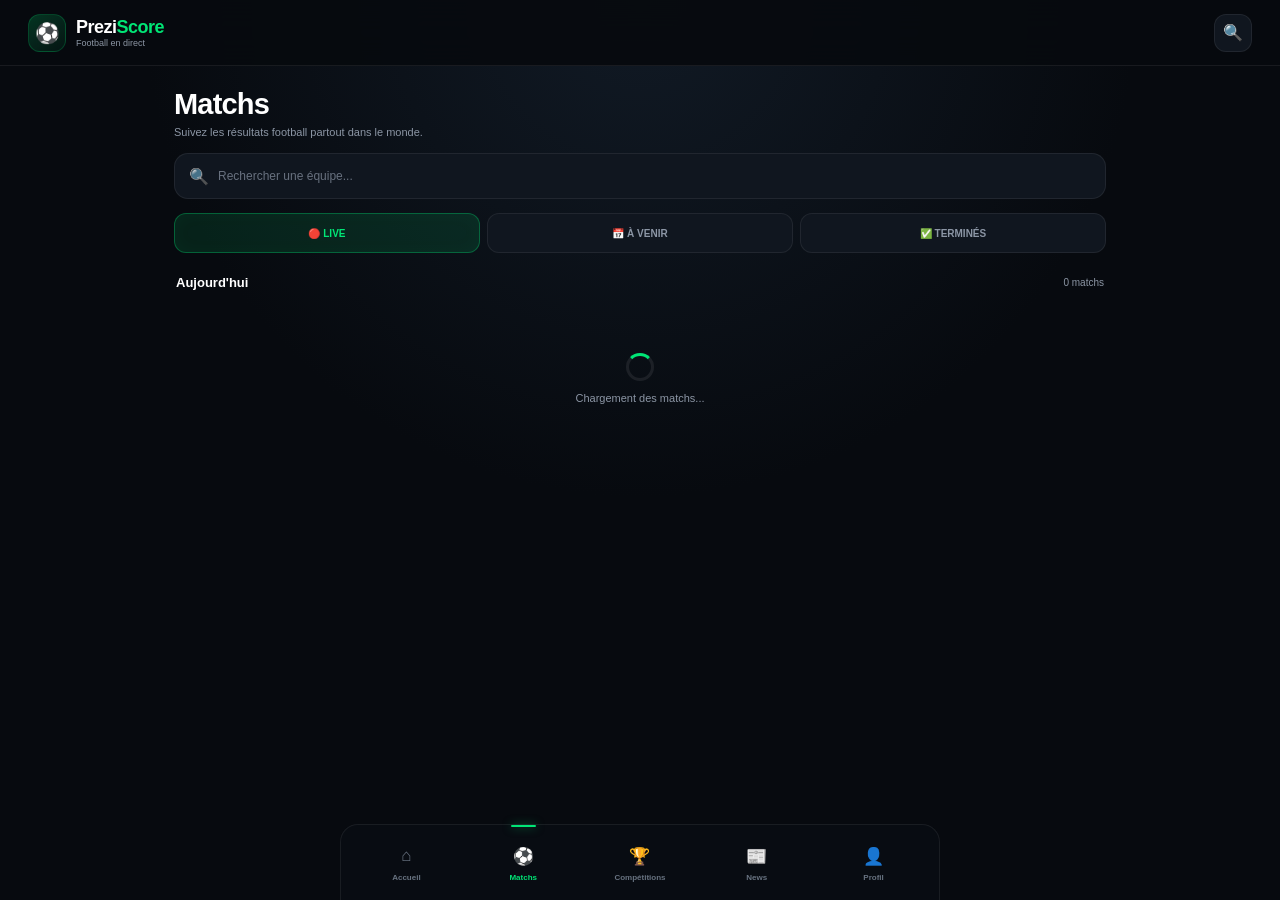
<file: match.html>
<!DOCTYPE html>
<html lang="fr">

<head>

    <meta charset="UTF-8">

    <meta name="viewport"
          content="width=device-width, initial-scale=1.0">

    <meta name="theme-color"
          content="#080b10">

    <meta name="description"
          content="PreziScore — Scores football en direct">

    <title>PreziScore — Matchs</title>

    <link rel="stylesheet" href="style.css">

</head>


<body>

<!-- =====================================================
     HEADER
===================================================== -->

<header class="top-header">

    <div class="brand">

        <div class="brand-ball">
            ⚽
        </div>

        <div>

            <h1>
                Prezi<span>Score</span>
            </h1>

            <p>
                Football en direct
            </p>

        </div>

    </div>


    <button
        class="search-btn"
        onclick="focusSearch()"
        aria-label="Rechercher"
    >
        🔍
    </button>

</header>


<!-- =====================================================
     MAIN
===================================================== -->

<main class="main-content">

    <section class="page-head">

        <h2>
            Matchs
        </h2>

        <p>
            Suivez les résultats football
            partout dans le monde.
        </p>

    </section>


    <!-- SEARCH -->

    <div class="search-box">

        <span>🔍</span>

        <input
            id="searchInput"
            type="search"
            placeholder="Rechercher une équipe..."
            autocomplete="off"
        >

    </div>


    <!-- FILTERS -->

    <div class="match-tabs">

        <button
            class="match-tab active"
            data-filter="live"
        >
            🔴 LIVE
        </button>


        <button
            class="match-tab"
            data-filter="upcoming"
        >
            📅 À VENIR
        </button>


        <button
            class="match-tab"
            data-filter="finished"
        >
            ✅ TERMINÉS
        </button>

    </div>


    <!-- DATE -->

    <div class="date-bar">

        <h3 id="dateTitle">
            Aujourd'hui
        </h3>

        <span id="matchCount">
            0 matchs
        </span>

    </div>


    <!-- MATCHES -->

    <section id="matchesContainer">

        <div
            class="loading"
            id="loading"
        >

            <div class="loader"></div>

            Chargement des matchs...

        </div>

    </section>


    <!-- EMPTY -->

    <div
        class="no-matches"
        id="noMatches"
    >

        <div>⚽</div>

        <h3>
            Aucun match trouvé
        </h3>

        <p>
            Aucun match ne correspond
            à votre recherche.
        </p>

    </div>

</main>


<!-- =====================================================
     BOTTOM NAVIGATION
===================================================== -->

<nav class="bottom-nav">


    <a
        href="index.html"
        class="nav-item"
    >

        <span>⌂</span>

        <small>
            Accueil
        </small>

    </a>


    <a
        href="match.html"
        class="nav-item active"
    >

        <span>⚽</span>

        <small>
            Matchs
        </small>

    </a>


    <a
        href="competitions.html"
        class="nav-item"
    >

        <span>🏆</span>

        <small>
            Compétitions
        </small>

    </a>


    <a
        href="news.html"
        class="nav-item"
    >

        <span>📰</span>

        <small>
            News
        </small>

    </a>


    <a
        href="profile.html"
        class="nav-item"
    >

        <span>👤</span>

        <small>
            Profil
        </small>

    </a>

</nav>


<!-- =====================================================
     JAVASCRIPT
     
     IMPORTANT:
     api.js dwe vini anvan script.js
===================================================== -->

<script src="api.js"></script>

<script src="script.js"></script>


</body>

</html>
</file>
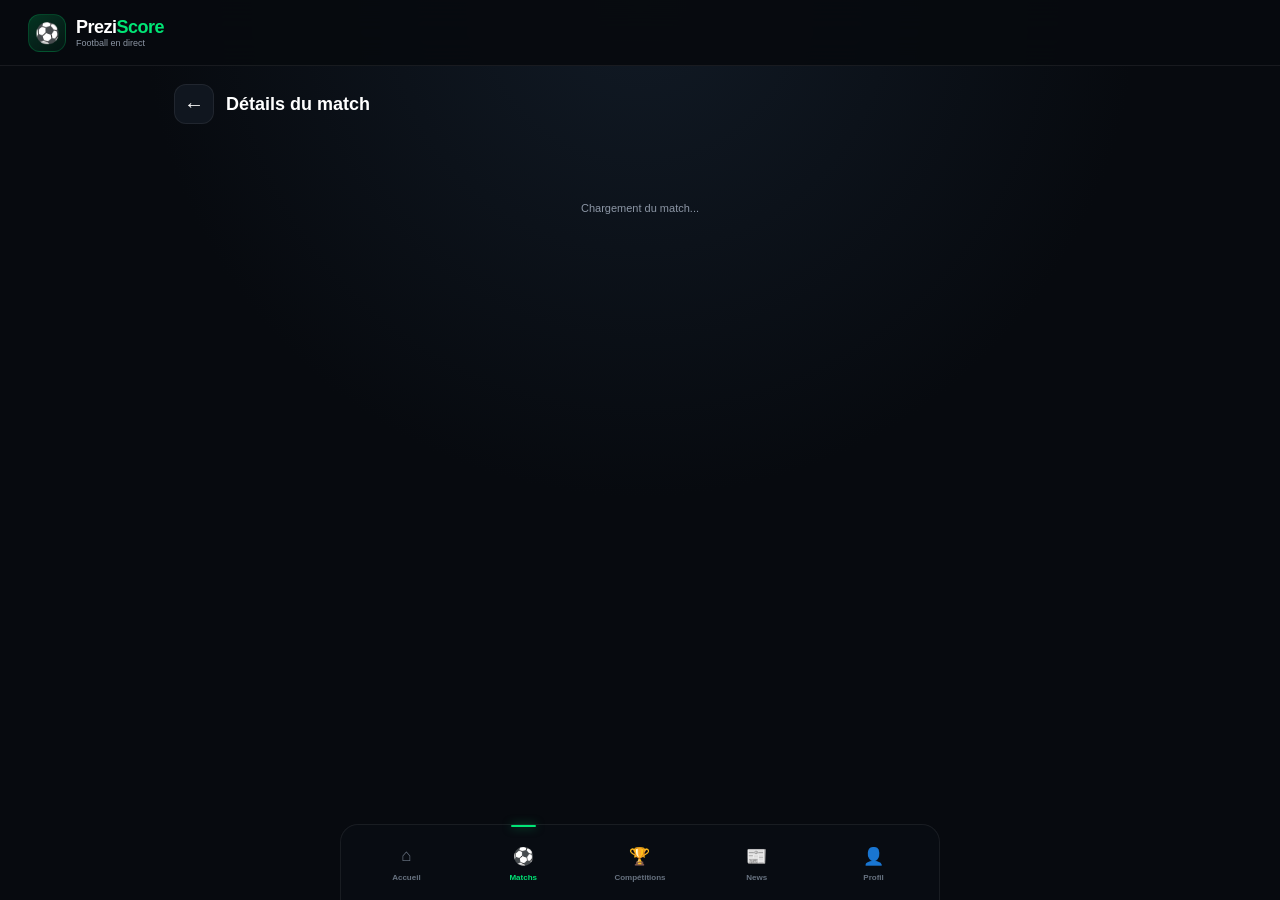
<file: matches.html>
<!DOCTYPE html>
<html lang="fr">

<head>

<meta charset="UTF-8">

<meta name="viewport"
      content="width=device-width, initial-scale=1.0">

<meta name="theme-color"
      content="#080b10">

<meta name="description"
      content="PreziScore — Détails du match">

<title>PreziScore — Détails</title>

<link rel="stylesheet" href="style.css">

<style>

/* =====================================================
   MATCH DETAILS
===================================================== */

.details-page {
    padding-bottom: 100px;
}


/* HEADER */

.details-head {
    display: flex;
    align-items: center;
    gap: 12px;
    padding: 18px 0;
}

.back-btn {
    width: 40px;
    height: 40px;

    border: 1px solid var(--border);
    border-radius: 12px;

    background: var(--card);
    color: white;

    font-size: 20px;
    cursor: pointer;
}

.details-title {
    font-size: 18px;
    font-weight: 900;
}


/* COMPETITION */

.details-competition {
    text-align: center;
    margin: 10px 0 20px;
}

.details-competition h2 {
    font-size: 14px;
}

.details-competition p {
    margin-top: 5px;
    color: var(--muted);
    font-size: 10px;
}


/* SCORE CARD */

.score-card {
    padding: 22px 14px;

    background: var(--card);

    border: 1px solid var(--border);

    border-radius: 20px;

    text-align: center;
}


/* STATUS */

.details-status {
    display: inline-flex;

    align-items: center;

    gap: 6px;

    padding: 6px 10px;

    border-radius: 8px;

    background:
        rgba(0,230,118,0.08);

    color: var(--primary);

    font-size: 9px;

    font-weight: 900;
}

.details-status.live {
    color: #ff304f;

    background:
        rgba(255,48,79,0.10);
}


/* TEAMS */

.details-teams {
    display: grid;

    grid-template-columns:
        1fr 100px 1fr;

    align-items: center;

    gap: 8px;

    margin-top: 22px;
}

.details-team {
    text-align: center;
}

.details-logo {
    width: 62px;
    height: 62px;

    margin: 0 auto 10px;

    display: grid;

    place-items: center;

    background: var(--card-2);

    border: 1px solid var(--border);

    border-radius: 16px;

    font-size: 25px;

    overflow: hidden;
}

.details-logo img {
    width: 48px;
    height: 48px;

    object-fit: contain;
}

.details-team-name {
    font-size: 11px;
    font-weight: 800;
}


/* SCORE */

.details-score {
    font-size: 30px;
    font-weight: 900;
}

.details-score small {
    display: block;

    margin-top: 6px;

    color: var(--muted);

    font-size: 9px;
}


/* INFO */

.match-info {
    margin-top: 14px;

    padding: 15px;

    background: var(--card);

    border: 1px solid var(--border);

    border-radius: 16px;
}

.match-info-title {
    font-size: 12px;
    font-weight: 900;
    margin-bottom: 12px;
}

.info-row {
    display: flex;

    justify-content: space-between;

    padding: 8px 0;

    border-bottom: 1px solid var(--border);

    font-size: 10px;
}

.info-row:last-child {
    border-bottom: 0;
}

.info-row span:first-child {
    color: var(--muted);
}


/* LOADING */

.details-loading {
    padding: 60px 10px;

    text-align: center;

    color: var(--muted);

    font-size: 11px;
}


/* ERROR */

.details-error {
    display: none;

    padding: 35px 15px;

    text-align: center;

    background: var(--card);

    border: 1px solid var(--border);

    border-radius: 18px;
}

.details-error.show {
    display: block;
}

.details-error div {
    font-size: 32px;
}

.details-error h3 {
    margin-top: 10px;
    font-size: 14px;
}

.details-error p {
    margin-top: 6px;
    color: var(--muted);
    font-size: 10px;
}

</style>

</head>


<body>


<header class="top-header">

    <div class="brand">

        <div class="brand-ball">
            ⚽
        </div>

        <div>

            <h1>
                Prezi<span>Score</span>
            </h1>

            <p>
                Football en direct
            </p>

        </div>

    </div>

</header>


<main class="main-content details-page">


    <!-- BACK -->

    <div class="details-head">

        <button
            class="back-btn"
            onclick="history.back()"
        >
            ←
        </button>

        <div class="details-title">
            Détails du match
        </div>

    </div>


    <!-- LOADING -->

    <div
        id="detailsLoading"
        class="details-loading"
    >

        Chargement du match...

    </div>


    <!-- ERROR -->

    <div
        id="detailsError"
        class="details-error"
    >

        <div>⚠️</div>

        <h3>
            Match introuvable
        </h3>

        <p>
            Impossible de charger les détails
            de ce match.
        </p>

    </div>


    <!-- CONTENT -->

    <section
        id="matchDetails"
        style="display:none;"
    >


        <!-- COMPETITION -->

        <div class="details-competition">

            <h2 id="competitionName">
                Football
            </h2>

            <p id="matchDate">
                —
            </p>

        </div>


        <!-- SCORE -->

        <div class="score-card">


            <div
                id="matchStatus"
                class="details-status"
            >

                À VENIR

            </div>


            <div class="details-teams">


                <!-- HOME -->

                <div class="details-team">

                    <div class="details-logo">

                        <img
                            id="homeLogo"
                            style="display:none;"
                            alt=""
                        >

                        <span id="homeLogoFallback">
                            ⚽
                        </span>

                    </div>

                    <div
                        id="homeName"
                        class="details-team-name"
                    >
                        Équipe domicile
                    </div>

                </div>


                <!-- SCORE -->

                <div class="details-score">

                    <span id="homeScore">
                        -
                    </span>

                    <span>
                        :
                    </span>

                    <span id="awayScore">
                        -
                    </span>

                    <small id="scoreInfo">
                        À venir
                    </small>

                </div>


                <!-- AWAY -->

                <div class="details-team">

                    <div class="details-logo">

                        <img
                            id="awayLogo"
                            style="display:none;"
                            alt=""
                        >

                        <span id="awayLogoFallback">
                            ⚽
                        </span>

                    </div>

                    <div
                        id="awayName"
                        class="details-team-name"
                    >
                        Équipe visiteuse
                    </div>

                </div>


            </div>

        </div>


        <!-- INFORMATION -->

        <div class="match-info">

            <div class="match-info-title">
                Informations
            </div>


            <div class="info-row">

                <span>
                    Compétition
                </span>

                <span id="infoCompetition">
                    Football
                </span>

            </div>


            <div class="info-row">

                <span>
                    Statut
                </span>

                <span id="infoStatus">
                    À venir
                </span>

            </div>


            <div class="info-row">

                <span>
                    Heure
                </span>

                <span id="infoTime">
                    —
                </span>

            </div>

        </div>


    </section>


</main>


<!-- BOTTOM NAV -->

<nav class="bottom-nav">

    <a
        href="index.html"
        class="nav-item"
    >

        <span>⌂</span>

        <small>
            Accueil
        </small>

    </a>


    <a
        href="match.html"
        class="nav-item active"
    >

        <span>⚽</span>

        <small>
            Matchs
        </small>

    </a>


    <a
        href="competitions.html"
        class="nav-item"
    >

        <span>🏆</span>

        <small>
            Compétitions
        </small>

    </a>


    <a
        href="news.html"
        class="nav-item"
    >

        <span>📰</span>

        <small>
            News
        </small>

    </a>


    <a
        href="profile.html"
        class="nav-item"
    >

        <span>👤</span>

        <small>
            Profil
        </small>

    </a>

</nav>


<!-- API -->

<script src="api.js"></script>


<!-- DETAILS SCRIPT -->

<script src="match-details.js"></script>


</body>

      </html>
</file>
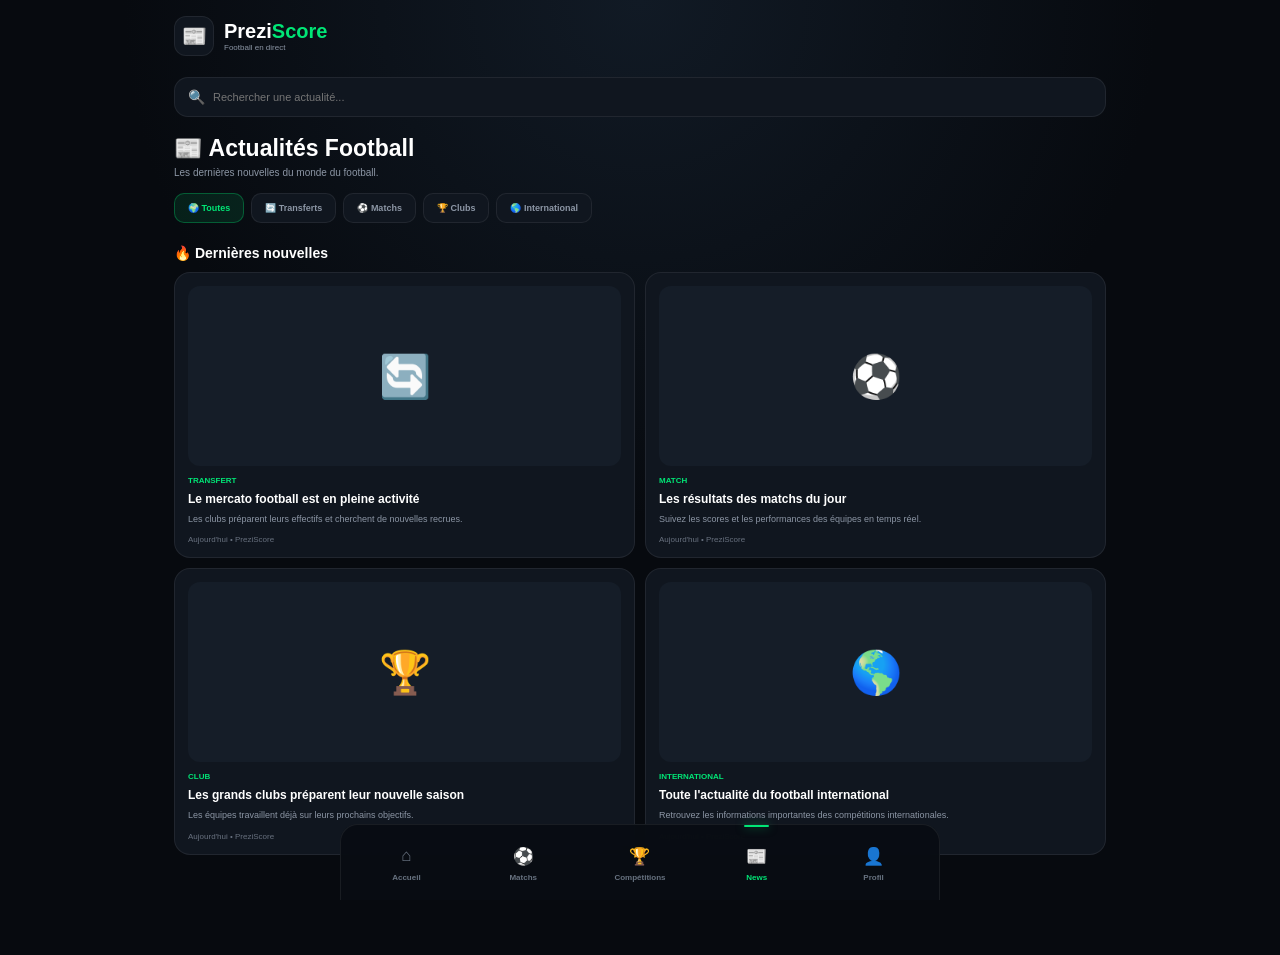
<file: news.html>
<!DOCTYPE html>
<html lang="fr">

<head>
<meta charset="UTF-8">
<meta name="viewport" content="width=device-width,initial-scale=1">
<meta name="theme-color" content="#080b10">

<title>PreziScore — News</title>

<link rel="stylesheet" href="style.css">

<style>

.news-page{
    padding-bottom:100px;
}

.news-head{
    display:flex;
    align-items:center;
    justify-content:space-between;
    padding:16px 0;
}

.news-brand{
    display:flex;
    align-items:center;
    gap:10px;
}

.news-logo{
    width:40px;
    height:40px;
    display:grid;
    place-items:center;
    background:var(--card);
    border:1px solid var(--border);
    border-radius:12px;
    font-size:20px;
}

.news-brand h1{
    font-size:20px;
    font-weight:900;
}

.news-brand h1 span{
    color:var(--primary);
}

.news-brand p{
    color:var(--muted);
    font-size:8px;
}

.news-search{
    display:flex;
    align-items:center;
    gap:8px;
    margin-top:5px;
    padding:11px 13px;
    background:var(--card);
    border:1px solid var(--border);
    border-radius:14px;
}

.news-search input{
    width:100%;
    border:0;
    outline:0;
    background:transparent;
    color:white;
    font-size:11px;
}

.news-title{
    margin-top:18px;
}

.news-title h2{
    font-size:23px;
}

.news-title p{
    margin-top:5px;
    color:var(--muted);
    font-size:10px;
}

.news-tabs{
    display:flex;
    gap:7px;
    overflow-x:auto;
    margin-top:15px;
    scrollbar-width:none;
}

.news-tabs::-webkit-scrollbar{
    display:none;
}

.news-tab{
    flex-shrink:0;
    padding:9px 13px;
    background:var(--card);
    border:1px solid var(--border);
    border-radius:10px;
    color:var(--muted);
    font-size:9px;
    font-weight:800;
}

.news-tab.active{
    color:var(--primary);
    background:rgba(0,230,118,.1);
    border-color:rgba(0,230,118,.3);
}

.news-section{
    margin-top:22px;
}

.news-section h3{
    font-size:14px;
    margin-bottom:11px;
}

.news-list{
    display:flex;
    flex-direction:column;
    gap:10px;
}

.news-card{
    display:block;
    padding:13px;
    background:var(--card);
    border:1px solid var(--border);
    border-radius:16px;
    color:white;
    text-decoration:none;
}

.news-card:active{
    transform:scale(.98);
}

.news-image{
    height:145px;
    display:grid;
    place-items:center;
    background:var(--card-2);
    border-radius:12px;
    font-size:42px;
    overflow:hidden;
}

.news-image img{
    width:100%;
    height:100%;
    object-fit:cover;
}

.news-category{
    display:inline-block;
    margin-top:10px;
    color:var(--primary);
    font-size:8px;
    font-weight:900;
}

.news-card h4{
    margin-top:5px;
    font-size:12px;
    line-height:1.4;
}

.news-card p{
    margin-top:5px;
    color:var(--muted);
    font-size:9px;
    line-height:1.5;
}

.news-meta{
    margin-top:9px;
    color:#68717f;
    font-size:8px;
}

.news-empty{
    display:none;
    text-align:center;
    padding:30px 10px;
    background:var(--card);
    border:1px solid var(--border);
    border-radius:15px;
}

@media(min-width:700px){

.news-list{
    display:grid;
    grid-template-columns:repeat(2,1fr);
}

.news-image{
    height:180px;
}

}

</style>
</head>

<body>

<main class="main-content news-page">

<header class="news-head">

<div class="news-brand">

<div class="news-logo">
📰
</div>

<div>
<h1>Prezi<span>Score</span></h1>
<p>Football en direct</p>
</div>

</div>

</header>


<div class="news-search">

<span>🔍</span>

<input
id="newsSearch"
type="search"
placeholder="Rechercher une actualité..."
autocomplete="off">

</div>


<section class="news-title">

<h2>📰 Actualités Football</h2>

<p>
Les dernières nouvelles du monde du football.
</p>

</section>


<div class="news-tabs">

<button
class="news-tab active"
data-category="all">
🌍 Toutes
</button>

<button
class="news-tab"
data-category="transfert">
🔄 Transferts
</button>

<button
class="news-tab"
data-category="match">
⚽ Matchs
</button>

<button
class="news-tab"
data-category="club">
🏆 Clubs
</button>

<button
class="news-tab"
data-category="international">
🌎 International
</button>

</div>


<section class="news-section">

<h3>🔥 Dernières nouvelles</h3>

<div
class="news-list"
id="newsList">


<article
class="news-card"
data-category="transfert"
data-title="Mercato transferts football">

<div class="news-image">
🔄
</div>

<span class="news-category">
TRANSFERT
</span>

<h4>
Le mercato football est en pleine activité
</h4>

<p>
Les clubs préparent leurs effectifs
et cherchent de nouvelles recrues.
</p>

<div class="news-meta">
Aujourd'hui • PreziScore
</div>

</article>


<article
class="news-card"
data-category="match"
data-title="résultats matchs football">

<div class="news-image">
⚽
</div>

<span class="news-category">
MATCH
</span>

<h4>
Les résultats des matchs du jour
</h4>

<p>
Suivez les scores et les performances
des équipes en temps réel.
</p>

<div class="news-meta">
Aujourd'hui • PreziScore
</div>

</article>


<article
class="news-card"
data-category="club"
data-title="clubs football actualité">

<div class="news-image">
🏆
</div>

<span class="news-category">
CLUB
</span>

<h4>
Les grands clubs préparent leur nouvelle saison
</h4>

<p>
Les équipes travaillent déjà sur leurs
prochains objectifs.
</p>

<div class="news-meta">
Aujourd'hui • PreziScore
</div>

</article>


<article
class="news-card"
data-category="international"
data-title="football international">

<div class="news-image">
🌎
</div>

<span class="news-category">
INTERNATIONAL
</span>

<h4>
Toute l'actualité du football international
</h4>

<p>
Retrouvez les informations importantes
des compétitions internationales.
</p>

<div class="news-meta">
Aujourd'hui • PreziScore
</div>

</article>


</div>


<div
id="newsEmpty"
class="news-empty">

<div style="font-size:30px">
🔎
</div>

<h3 style="margin-top:8px;font-size:13px">
Aucune actualité trouvée
</h3>

<p style="margin-top:5px;color:var(--muted);font-size:9px">
Essayez une autre recherche.
</p>

</div>

</section>
<!-- =====================================================
     BOTTOM NAVIGATION
===================================================== -->

<nav class="bottom-nav">

<a href="index.html" class="nav-item">
<span>⌂</span>
<small>Accueil</small>
</a>

<a href="match.html" class="nav-item">
<span>⚽</span>
<small>Matchs</small>
</a>

<a href="competitions.html" class="nav-item">
<span>🏆</span>
<small>Compétitions</small>
</a>

<a href="news.html" class="nav-item active">
<span>📰</span>
<small>News</small>
</a>

<a href="profile.html" class="nav-item">
<span>👤</span>
<small>Profil</small>
</a>

</nav>


<!-- =====================================================
     NEWS JAVASCRIPT
===================================================== -->

<script>

"use strict";


const newsSearch =
document.getElementById("newsSearch");

const newsTabs =
document.querySelectorAll(".news-tab");

const newsCards =
document.querySelectorAll(".news-card");

const newsEmpty =
document.getElementById("newsEmpty");


let currentCategory = "all";


/* =====================================================
   FILTER NEWS
===================================================== */

function filterNews(){

const query =
newsSearch.value
.trim()
.toLowerCase();

let visible = 0;


newsCards.forEach(card => {

const title =
(
card.dataset.title || ""
).toLowerCase();

const category =
card.dataset.category || "";


const searchOK =
!query ||
title.includes(query);


const categoryOK =
currentCategory === "all" ||
category === currentCategory;


if(
searchOK &&
categoryOK
){

card.style.display = "block";

visible++;

}else{

card.style.display = "none";

}

});


newsEmpty.style.display =
visible === 0
? "block"
: "none";

}


/* =====================================================
   CATEGORY TABS
===================================================== */

newsTabs.forEach(tab => {

tab.addEventListener(
"click",
function(){

newsTabs.forEach(item =>
item.classList.remove("active")
);

this.classList.add("active");

currentCategory =
this.dataset.category || "all";

filterNews();

}
);

});


/* =====================================================
   SEARCH
===================================================== */

newsSearch.addEventListener(
"input",
filterNews
);


/* =====================================================
   START
===================================================== */

filterNews();

</script>

</main>

</body>
</html>
</file>
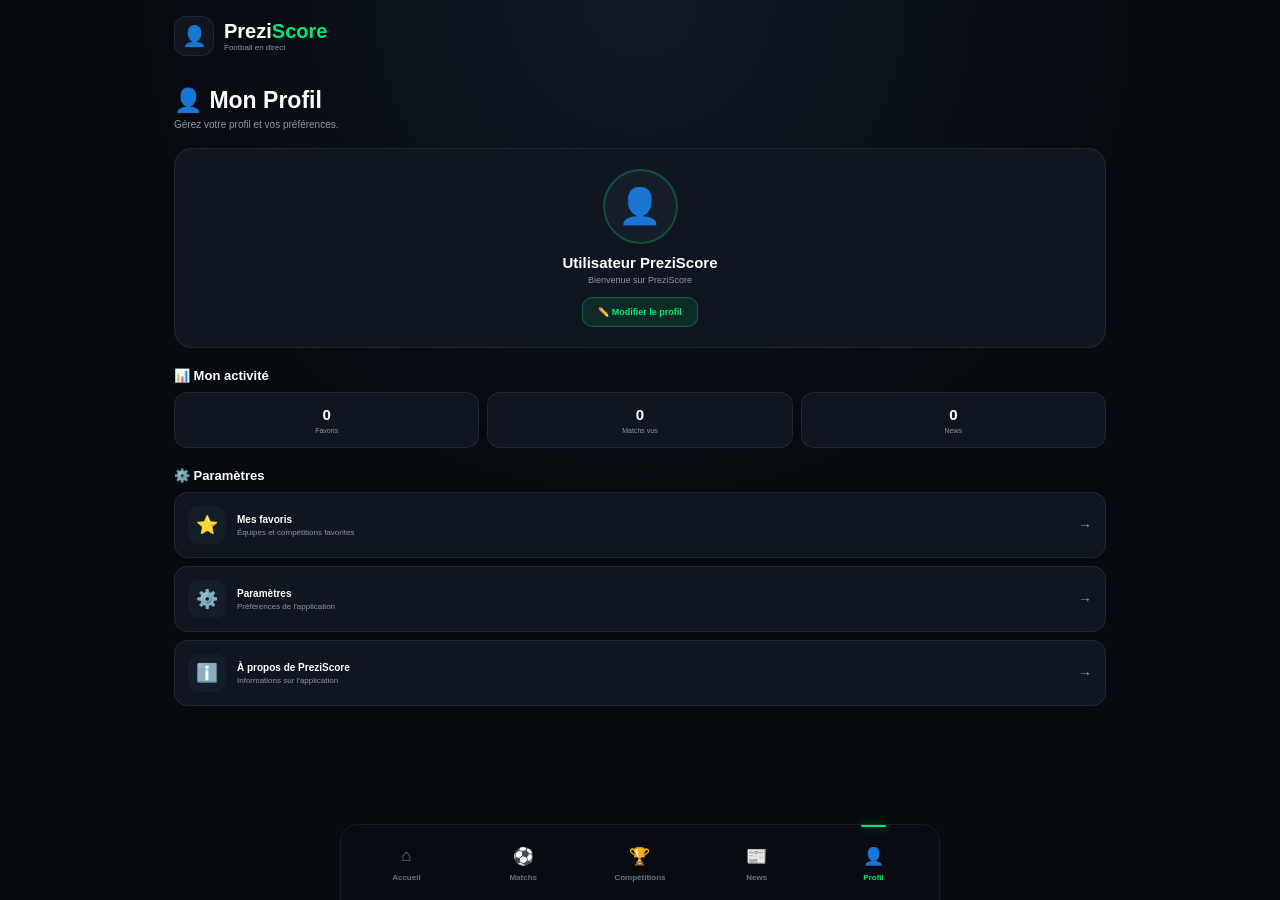
<file: profile.html>
<!DOCTYPE html>
<html lang="fr">

<head>

<meta charset="UTF-8">

<meta name="viewport"
content="width=device-width,initial-scale=1">

<meta name="theme-color"
content="#080b10">

<meta name="description"
content="PreziScore — Profil utilisateur">

<title>PreziScore — Profil</title>

<link rel="stylesheet"
href="style.css">

<style>

/* =====================================================
   PROFILE
===================================================== */

.profile-page{
    padding-bottom:100px;
}


/* HEADER */

.profile-head{
    display:flex;
    align-items:center;
    justify-content:space-between;
    padding:16px 0;
}

.profile-brand{
    display:flex;
    align-items:center;
    gap:10px;
}

.profile-logo{
    width:40px;
    height:40px;
    display:grid;
    place-items:center;
    background:var(--card);
    border:1px solid var(--border);
    border-radius:12px;
    font-size:20px;
}

.profile-brand h1{
    font-size:20px;
    font-weight:900;
}

.profile-brand h1 span{
    color:var(--primary);
}

.profile-brand p{
    color:var(--muted);
    font-size:8px;
}


/* TITLE */

.profile-title{
    margin-top:15px;
}

.profile-title h2{
    font-size:23px;
}

.profile-title p{
    margin-top:5px;
    color:var(--muted);
    font-size:10px;
}


/* PROFILE CARD */

.profile-card{
    margin-top:18px;
    padding:20px 15px;
    text-align:center;
    background:var(--card);
    border:1px solid var(--border);
    border-radius:18px;
}

.avatar{
    width:75px;
    height:75px;
    margin:auto;
    display:grid;
    place-items:center;
    background:var(--card-2);
    border:2px solid rgba(0,230,118,.25);
    border-radius:50%;
    font-size:35px;
}

.profile-name{
    margin-top:10px;
    font-size:15px;
    font-weight:900;
}

.profile-email{
    margin-top:4px;
    color:var(--muted);
    font-size:9px;
}

.edit-profile{
    margin-top:12px;
    padding:9px 15px;
    border:1px solid rgba(0,230,118,.3);
    background:rgba(0,230,118,.1);
    color:var(--primary);
    border-radius:10px;
    font-size:9px;
    font-weight:800;
}


/* SECTIONS */

.profile-section{
    margin-top:20px;
}

.profile-section h3{
    margin-bottom:9px;
    font-size:13px;
}


/* MENU */

.profile-menu{
    display:flex;
    flex-direction:column;
    gap:8px;
}

.profile-item{
    display:flex;
    align-items:center;
    gap:11px;
    width:100%;
    padding:13px;
    background:var(--card);
    border:1px solid var(--border);
    border-radius:14px;
    color:white;
    text-decoration:none;
}

.profile-icon{
    width:38px;
    height:38px;
    display:grid;
    place-items:center;
    flex-shrink:0;
    background:var(--card-2);
    border-radius:11px;
    font-size:18px;
}

.profile-info{
    flex:1;
}

.profile-info strong{
    display:block;
    font-size:10px;
}

.profile-info span{
    display:block;
    margin-top:3px;
    color:var(--muted);
    font-size:8px;
}

.profile-arrow{
    color:var(--muted);
    font-size:14px;
}


/* STATS */

.profile-stats{
    display:grid;
    grid-template-columns:
    repeat(3,1fr);
    gap:8px;
}

.stat-box{
    padding:13px 5px;
    text-align:center;
    background:var(--card);
    border:1px solid var(--border);
    border-radius:13px;
}

.stat-box strong{
    display:block;
    font-size:15px;
}

.stat-box span{
    display:block;
    margin-top:4px;
    color:var(--muted);
    font-size:7px;
}

</style>

</head>


<body>


<main class="main-content profile-page">


<!-- HEADER -->

<header class="profile-head">

<div class="profile-brand">

<div class="profile-logo">
👤
</div>

<div>

<h1>
Prezi<span>Score</span>
</h1>

<p>
Football en direct
</p>

</div>

</div>

</header>


<!-- TITLE -->

<section class="profile-title">

<h2>
👤 Mon Profil
</h2>

<p>
Gérez votre profil et vos préférences.
</p>

</section>


<!-- PROFILE -->

<section class="profile-card">

<div class="avatar">
👤
</div>

<div class="profile-name">
Utilisateur PreziScore
</div>

<div class="profile-email">
Bienvenue sur PreziScore
</div>

<button
class="edit-profile"
onclick="editProfile()">

✏️ Modifier le profil

</button>

</section>


<!-- STATS -->

<section class="profile-section">

<h3>
📊 Mon activité
</h3>

<div class="profile-stats">

<div class="stat-box">
<strong id="favoriteCount">0</strong>
<span>Favoris</span>
</div>

<div class="stat-box">
<strong id="matchCount">0</strong>
<span>Matchs vus</span>
</div>

<div class="stat-box">
<strong id="newsCount">0</strong>
<span>News</span>
</div>

</div>

</section>


<!-- MENU -->

<section class="profile-section">

<h3>
⚙️ Paramètres
</h3>

<div class="profile-menu">

<a
href="#"
class="profile-item"
onclick="openFavorites(event)">

<div class="profile-icon">
⭐
</div>

<div class="profile-info">

<strong>
Mes favoris
</strong>

<span>
Équipes et compétitions favorites
</span>

</div>

<div class="profile-arrow">
→
</div>

</a>


<a
href="#"
class="profile-item"
onclick="openSettings(event)">

<div class="profile-icon">
⚙️
</div>

<div class="profile-info">

<strong>
Paramètres
</strong>

<span>
Préférences de l'application
</span>

</div>

<div class="profile-arrow">
→
</div>

</a>


<a
href="#"
class="profile-item"
onclick="showAbout(event)">

<div class="profile-icon">
ℹ️
</div>

<div class="profile-info">

<strong>
À propos de PreziScore
</strong>

<span>
Informations sur l'application
</span>

</div>

<div class="profile-arrow">
→
</div>

</a>

</div>

</section>
<!-- =====================================================
     MESSAGE BOX
===================================================== -->

<div
id="profileMessage"
style="
display:none;
margin-top:15px;
padding:13px;
text-align:center;
background:var(--card);
border:1px solid var(--border);
border-radius:14px;
color:var(--muted);
font-size:9px;
">
</div>


<!-- =====================================================
     BOTTOM NAVIGATION
===================================================== -->

<nav class="bottom-nav">

<a
href="index.html"
class="nav-item">

<span>⌂</span>
<small>Accueil</small>

</a>


<a
href="match.html"
class="nav-item">

<span>⚽</span>
<small>Matchs</small>

</a>


<a
href="competitions.html"
class="nav-item">

<span>🏆</span>
<small>Compétitions</small>

</a>


<a
href="news.html"
class="nav-item">

<span>📰</span>
<small>News</small>

</a>


<a
href="profile.html"
class="nav-item active">

<span>👤</span>
<small>Profil</small>

</a>

</nav>


<!-- =====================================================
     JAVASCRIPT
===================================================== -->

<script>

"use strict";


/* =====================================================
   MESSAGE
===================================================== */

const message =
document.getElementById(
"profileMessage"
);


function showMessage(text){

message.textContent =
text;

message.style.display =
"block";


setTimeout(() => {

message.style.display =
"none";

},3000);

}


/* =====================================================
   EDIT PROFILE
===================================================== */

function editProfile(){

const name =
prompt(
"Entrez votre nom :"
);


if(
name &&
name.trim()
){

const cleanName =
name.trim();

localStorage.setItem(
"preziProfileName",
cleanName
);

updateProfile();

showMessage(
"✅ Profil modifié avec succès."
);

}

}


/* =====================================================
   LOAD PROFILE
===================================================== */

function updateProfile(){

const savedName =
localStorage.getItem(
"preziProfileName"
);


const nameElement =
document.querySelector(
".profile-name"
);


if(
savedName &&
nameElement
){

nameElement.textContent =
savedName;

}

}


/* =====================================================
   FAVORITES
===================================================== */

function openFavorites(event){

event.preventDefault();

showMessage(
"⭐ Vos favoris seront affichés ici."
);

}


/* =====================================================
   SETTINGS
===================================================== */

function openSettings(event){

event.preventDefault();

showMessage(
"⚙️ Les paramètres de PreziScore seront disponibles ici."
);

}


/* =====================================================
   ABOUT
===================================================== */

function showAbout(event){

event.preventDefault();

showMessage(
"⚽ PreziScore — Football en direct."
);

}


/* =====================================================
   ACTIVITY
===================================================== */

function loadActivity(){

const favorites =
JSON.parse(
localStorage.getItem(
"preziFavorites"
) || "[]"
);


const matches =
Number(
localStorage.getItem(
"preziMatchesViewed"
) || 0
);


const news =
Number(
localStorage.getItem(
"preziNewsViewed"
) || 0
);


const favElement =
document.getElementById(
"favoriteCount"
);

const matchElement =
document.getElementById(
"matchCount"
);

const newsElement =
document.getElementById(
"newsCount"
);


if(favElement){

favElement.textContent =
favorites.length;

}


if(matchElement){

matchElement.textContent =
matches;

}


if(newsElement){

newsElement.textContent =
news;

}

}


/* =====================================================
   START
===================================================== */

updateProfile();

loadActivity();

</script>


</main>

</body>

</html>
</file>
<file: style.css>
/* =========================================================
   PREZISCORE — GLOBAL STYLE
   Football App UI
========================================================= */

:root {

    --bg: #070a0f;
    --bg-2: #0b1017;

    --card: #10161f;
    --card-2: #151d28;

    --border: rgba(255,255,255,0.07);

    --primary: #00e676;
    --primary-dark: #00b85a;

    --danger: #ff304f;
    --warning: #ffb020;

    --text: #ffffff;
    --muted: #8c96a5;

    --nav-height: 72px;

    --radius: 17px;
}


/* =========================================================
   RESET
========================================================= */

* {

    margin: 0;
    padding: 0;

    box-sizing: border-box;

    -webkit-tap-highlight-color:
        transparent;

}


html {

    scroll-behavior: smooth;

}


body {

    min-height: 100vh;

    background:
        radial-gradient(
            circle at top,
            #111a25 0,
            var(--bg) 45%
        );

    color: var(--text);

    font-family:
        Arial,
        Helvetica,
        sans-serif;

    font-size: 14px;

    overflow-x: hidden;

}


/* =========================================================
   SCROLLBAR
========================================================= */

::-webkit-scrollbar {

    width: 5px;

}


::-webkit-scrollbar-track {

    background: var(--bg);

}


::-webkit-scrollbar-thumb {

    background: #26313e;

    border-radius: 20px;

}


/* =========================================================
   LINKS / BUTTONS
========================================================= */

a {

    color: inherit;

    text-decoration: none;

}


button,
input {

    font: inherit;

}


button {

    border: 0;

    cursor: pointer;

}


/* =========================================================
   HEADER
========================================================= */

.top-header {

    position: sticky;

    top: 0;

    z-index: 1000;

    height: 66px;

    display: flex;

    align-items: center;

    justify-content: space-between;

    padding:
        0 16px;

    background:
        rgba(7,10,15,0.92);

    border-bottom:
        1px solid var(--border);

    backdrop-filter:
        blur(18px);

    -webkit-backdrop-filter:
        blur(18px);

}


/* =========================================================
   BRAND
========================================================= */

.brand {

    display: flex;

    align-items: center;

    gap: 10px;

}


.brand-ball {

    width: 38px;
    height: 38px;

    display: grid;

    place-items: center;

    border-radius: 12px;

    background:
        linear-gradient(
            145deg,
            rgba(0,230,118,0.20),
            rgba(0,230,118,0.05)
        );

    border:
        1px solid
        rgba(0,230,118,0.20);

    font-size: 20px;

}


.brand h1 {

    font-size: 18px;

    line-height: 20px;

    font-weight: 850;

    letter-spacing: -0.5px;

}


.brand h1 span {

    color: var(--primary);

}


.brand p {

    margin-top: 1px;

    color: var(--muted);

    font-size: 9px;

}


/* =========================================================
   SEARCH BUTTON
========================================================= */

.search-btn {

    width: 38px;
    height: 38px;

    display: grid;

    place-items: center;

    border-radius: 12px;

    background: var(--card);

    border:
        1px solid var(--border);

    color: white;

    font-size: 16px;

    transition: 0.2s;

}


.search-btn:active {

    transform: scale(0.92);

}


/* =========================================================
   MAIN
========================================================= */

.main-content {

    width: min(
        100%,
        900px
    );

    margin: auto;

    padding:
        0 15px
        calc(
            var(--nav-height) + 25px
        );

}


/* =========================================================
   PAGE HEAD
========================================================= */

.page-head {

    padding:
        22px 0 15px;

}


.page-head h2 {

    font-size: 25px;

    font-weight: 850;

    letter-spacing: -0.8px;

}


.page-head p {

    margin-top: 5px;

    color: var(--muted);

    font-size: 11px;

}


/* =========================================================
   SEARCH BOX
========================================================= */

.search-box {

    display: flex;

    align-items: center;

    gap: 9px;

    height: 46px;

    padding:
        0 14px;

    background: var(--card);

    border:
        1px solid var(--border);

    border-radius: 14px;

    transition: 0.2s;

}


.search-box:focus-within {

    border-color:
        rgba(0,230,118,0.45);

    box-shadow:
        0 0 0 3px
        rgba(0,230,118,0.07);

}


.search-box span {

    font-size: 16px;

    opacity: 0.8;

}


.search-box input {

    width: 100%;

    height: 100%;

    border: 0;

    outline: 0;

    background: transparent;

    color: white;

    font-size: 12px;

}


.search-box input::placeholder {

    color: #68717f;

}


/* =========================================================
   MATCH TABS
========================================================= */

.match-tabs {

    display: grid;

    grid-template-columns:
        repeat(3, 1fr);

    gap: 7px;

    margin-top: 14px;

}


.match-tab {

    min-height: 40px;

    padding: 0 7px;

    background: var(--card);

    border:
        1px solid var(--border);

    border-radius: 12px;

    color: var(--muted);

    font-size: 10px;

    font-weight: 800;

    transition: 0.2s;

}


.match-tab:active {

    transform: scale(0.97);

}


.match-tab.active {

    background:
        rgba(0,230,118,0.11);

    border-color:
        rgba(0,230,118,0.32);

    color: var(--primary);

    box-shadow:
        inset 0 0 18px
        rgba(0,230,118,0.04);

}


/* =========================================================
   DATE BAR
========================================================= */

.date-bar {

    display: flex;

    align-items: center;

    justify-content: space-between;

    margin:
        22px 2px 8px;

}


.date-bar h3 {

    font-size: 13px;

    font-weight: 800;

}


.date-bar span {

    color: var(--muted);

    font-size: 10px;

}


/* =========================================================
   COMPETITION
========================================================= */

.competition {

    margin-top: 14px;

}


.competition-head {

    min-height: 40px;

    display: flex;

    align-items: center;

    gap: 9px;

    padding:
        5px 4px;

    color: #aeb7c4;

    font-size: 10px;

    font-weight: 800;

}


.competition-icon {

    width: 28px;
    height: 28px;

    display: grid;

    place-items: center;

    background:
        var(--card-2);

    border:
        1px solid var(--border);

    border-radius: 9px;

    font-size: 13px;

}


/* =========================================================
   MATCH CARD
========================================================= */

.match-item {

    position: relative;

    padding: 15px;

    margin-bottom: 8px;

    background:
        linear-gradient(
            145deg,
            #111821,
            #0d131b
        );

    border:
        1px solid var(--border);

    border-radius: var(--radius);

    overflow: hidden;

    transition:
        transform 0.18s,
        border-color 0.18s,
        background 0.18s;

}


.match-item::before {

    content: "";

    position: absolute;

    left: 0;
    top: 0;
    bottom: 0;

    width: 2px;

    background:
        transparent;

}


.match-item:active {

    transform:
        scale(0.985);

}


.match-item:hover {

    border-color:
        rgba(255,255,255,0.12);

}


/* =========================================================
   MATCH TOP
========================================================= */

.match-top {

    display: flex;

    align-items: center;

    justify-content: space-between;

    margin-bottom: 13px;

}


/* =========================================================
   STATUS
========================================================= */

.status {

    display: inline-flex;

    align-items: center;

    gap: 6px;

    min-height: 20px;

    padding:
        4px 7px;

    border-radius: 7px;

    font-size: 8px;

    font-weight: 900;

    letter-spacing: 0.2px;

}


.status.live {

    color: var(--danger);

    background:
        rgba(255,48,79,0.10);

}


.status.finished {

    color: #7e8997;

    background:
        rgba(126,137,151,0.09);

}


.status.upcoming {

    color: var(--primary);

    background:
        rgba(0,230,118,0.09);

}


.status-dot {

    width: 6px;
    height: 6px;

    flex: 0 0 6px;

    border-radius: 50%;

    background: currentColor;

}


.status.live .status-dot {

    animation:
        livePulse 1.2s
        infinite;

}


@keyframes livePulse {

    0%,
    100% {

        opacity: 1;

        transform: scale(1);

    }

    50% {

        opacity: 0.35;

        transform: scale(0.75);

    }

}


/* =========================================================
   MATCH TIME
========================================================= */

.match-time {

    color: var(--muted);

    font-size: 9px;

}


/* =========================================================
   MATCH BODY
========================================================= */

.match-body {

    display: grid;

    grid-template-columns:
        minmax(0,1fr)
        72px
        minmax(0,1fr);

    align-items: center;

    gap: 7px;

    text-align: center;

}


/* =========================================================
   CLUB
========================================================= */

.club {

    min-width: 0;

    display: flex;

    flex-direction: column;

    align-items: center;

    gap: 8px;

}


.club-logo {

    width: 46px;
    height: 46px;

    display: grid;

    place-items: center;

    background:
        linear-gradient(
            145deg,
            #19222d,
            #111820
        );

    border:
        1px solid var(--border);

    border-radius: 13px;

    overflow: hidden;

    font-size: 18px;

}


.club-logo img {

    width: 34px;
    height: 34px;

    object-fit: contain;

}


.club-name {

    width: 100%;

    overflow: hidden;

    text-overflow: ellipsis;

    white-space: nowrap;

    color: #f0f3f6;

    font-size: 10px;

    font-weight: 700;

}


/* =========================================================
   SCORE
========================================================= */

.score {

    font-size: 20px;

    font-weight: 900;

    letter-spacing: -0.7px;

}


.score small {

    display: block;

    margin-top: 5px;

    color: var(--muted);

    font-size: 8px;

    font-weight: 600;

    letter-spacing: 0;

}


/* =========================================================
   LIVE SCORE
========================================================= */

.match-item:has(.status.live)::before {

    background:
        var(--danger);

}


.match-item:has(.status.live) {

    border-color:
        rgba(255,48,79,0.13);

}


/* =========================================================
   LOADING
========================================================= */

.loading {

    padding:
        55px 10px;

    text-align: center;

    color: var(--muted);

    font-size: 11px;

}


.loader {

    width: 28px;
    height: 28px;

    margin:
        0 auto 11px;

    border:
        3px solid
        rgba(255,255,255,0.08);

    border-top-color:
        var(--primary);

    border-radius: 50%;

    animation:
        spin 0.8s
        linear infinite;

}


@keyframes spin {

    to {

        transform:
            rotate(360deg);

    }

}


/* =========================================================
   EMPTY STATE
========================================================= */

.no-matches {

    display: none;

    padding:
        45px 18px;

    margin-top: 10px;

    text-align: center;

    background: var(--card);

    border:
        1px solid var(--border);

    border-radius: var(--radius);

}


.no-matches.show {

    display: block;

}


.no-matches div {

    width: 54px;
    height: 54px;

    display: grid;

    place-items: center;

    margin: auto;

    border-radius: 16px;

    background: var(--card-2);

    font-size: 25px;

}


.no-matches h3 {

    margin-top: 12px;

    font-size: 14px;

}


.no-matches p {

    margin-top: 6px;

    color: var(--muted);

    font-size: 10px;

    line-height: 1.5;

}


/* =========================================================
   BOTTOM NAV
========================================================= */

.bottom-nav {

    position: fixed;

    left: 0;
    right: 0;
    bottom: 0;

    z-index: 2000;

    height:
        var(--nav-height);

    display: grid;

    grid-template-columns:
        repeat(5, 1fr);

    padding:
        7px 7px
        calc(
            7px +
            env(safe-area-inset-bottom)
        );

    background:
        rgba(9,13,19,0.96);

    border-top:
        1px solid var(--border);

    backdrop-filter:
        blur(20px);

    -webkit-backdrop-filter:
        blur(20px);

}


.nav-item {

    position: relative;

    min-width: 0;

    display: flex;

    flex-direction: column;

    align-items: center;

    justify-content: center;

    gap: 4px;

    border-radius: 13px;

    color: #687381;

    transition: 0.2s;

}


.nav-item span {

    width: 30px;
    height: 25px;

    display: grid;

    place-items: center;

    font-size: 17px;

}


.nav-item small {

    font-size: 8px;

    font-weight: 700;

}


.nav-item.active {

    color: var(--primary);

}


.nav-item.active::before {

    content: "";

    position: absolute;

    top: -7px;

    width: 25px;
    height: 2px;

    border-radius: 5px;

    background:
        var(--primary);

    box-shadow:
        0 0 10px
        rgba(0,230,118,0.55);

}


.nav-item:active {

    transform:
        scale(0.92);

}


/* =========================================================
   DESKTOP
========================================================= */

@media (min-width: 768px) {

    :root {

        --nav-height: 76px;

    }


    .top-header {

        padding:
            0 28px;

    }


    .main-content {

        padding-left: 24px;

        padding-right: 24px;

    }


    .page-head h2 {

        font-size: 29px;

    }


    .match-item {

        padding: 17px;

    }


    .club-name {

        font-size: 11px;

    }


    .club-logo {

        width: 50px;
        height: 50px;

    }


    .club-logo img {

        width: 38px;
        height: 38px;

    }

}


/* =========================================================
   LARGE DESKTOP
========================================================= */

@media (min-width: 1100px) {

    .main-content {

        width: 980px;

    }


    .bottom-nav {

        left: 50%;

        right: auto;

        width: 600px;

        transform:
            translateX(-50%);

        border:
            1px solid var(--border);

        border-bottom: 0;

        border-radius:
            18px 18px 0 0;

    }

}


/* =========================================================
   ACCESSIBILITY
========================================================= */

button:focus-visible,
a:focus-visible,
input:focus-visible {

    outline:
        2px solid var(--primary);

    outline-offset: 2px;

}


/* =========================================================
   REDUCE MOTION
========================================================= */

@media (prefers-reduced-motion: reduce) {

    *,
    *::before,
    *::after {

        animation-duration:
            0.01ms !important;

        animation-iteration-count:
            1 !important;

        transition-duration:
            0.01ms !important;

    }

  }
/* ===============================
   PREZISCORE — SCORE COLORS
================================ */

.score-winner {
    color: #00e676 !important;
    font-weight: 900;
    text-shadow: 0 0 10px rgba(0,230,118,.35);
}

.score-loser {
    color: #ff304f !important;
    font-weight: 900;
}

.score-draw {
    color: #ffffff !important;
    font-weight: 900;
}
</file>
